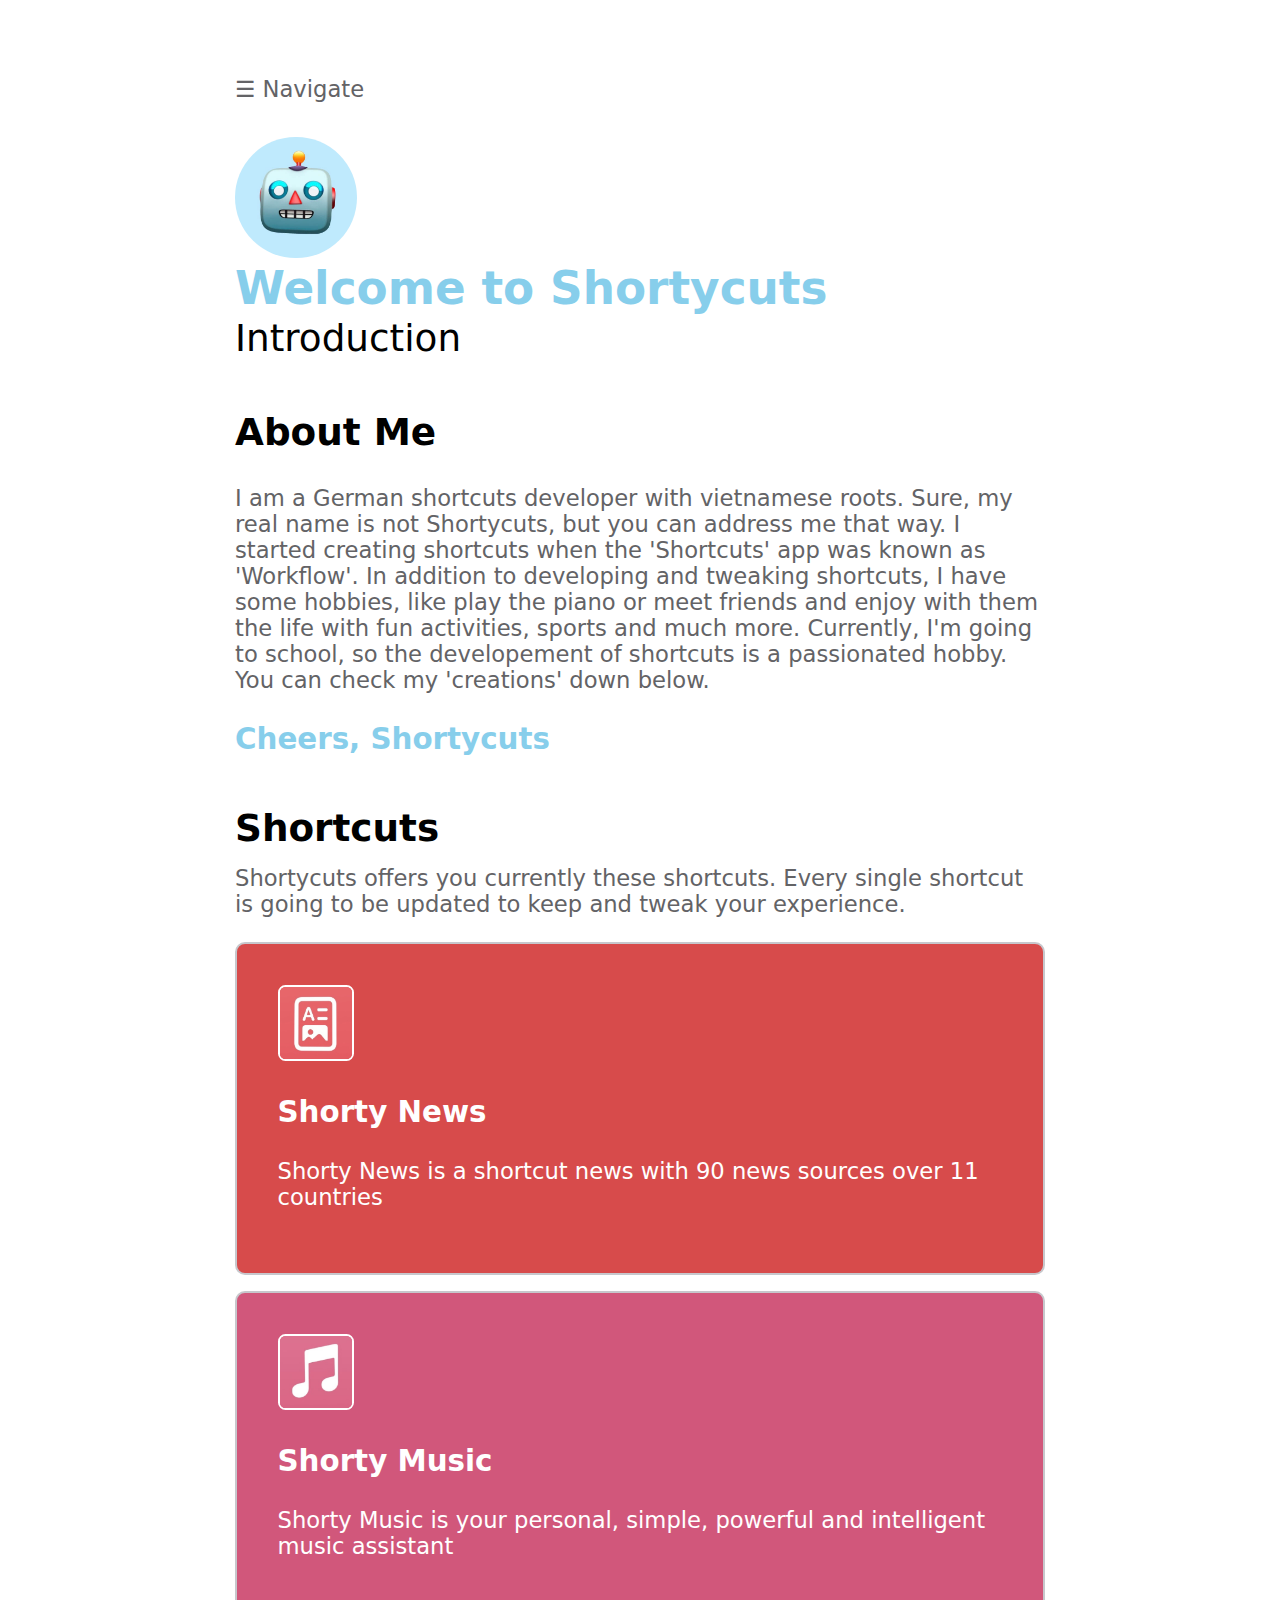
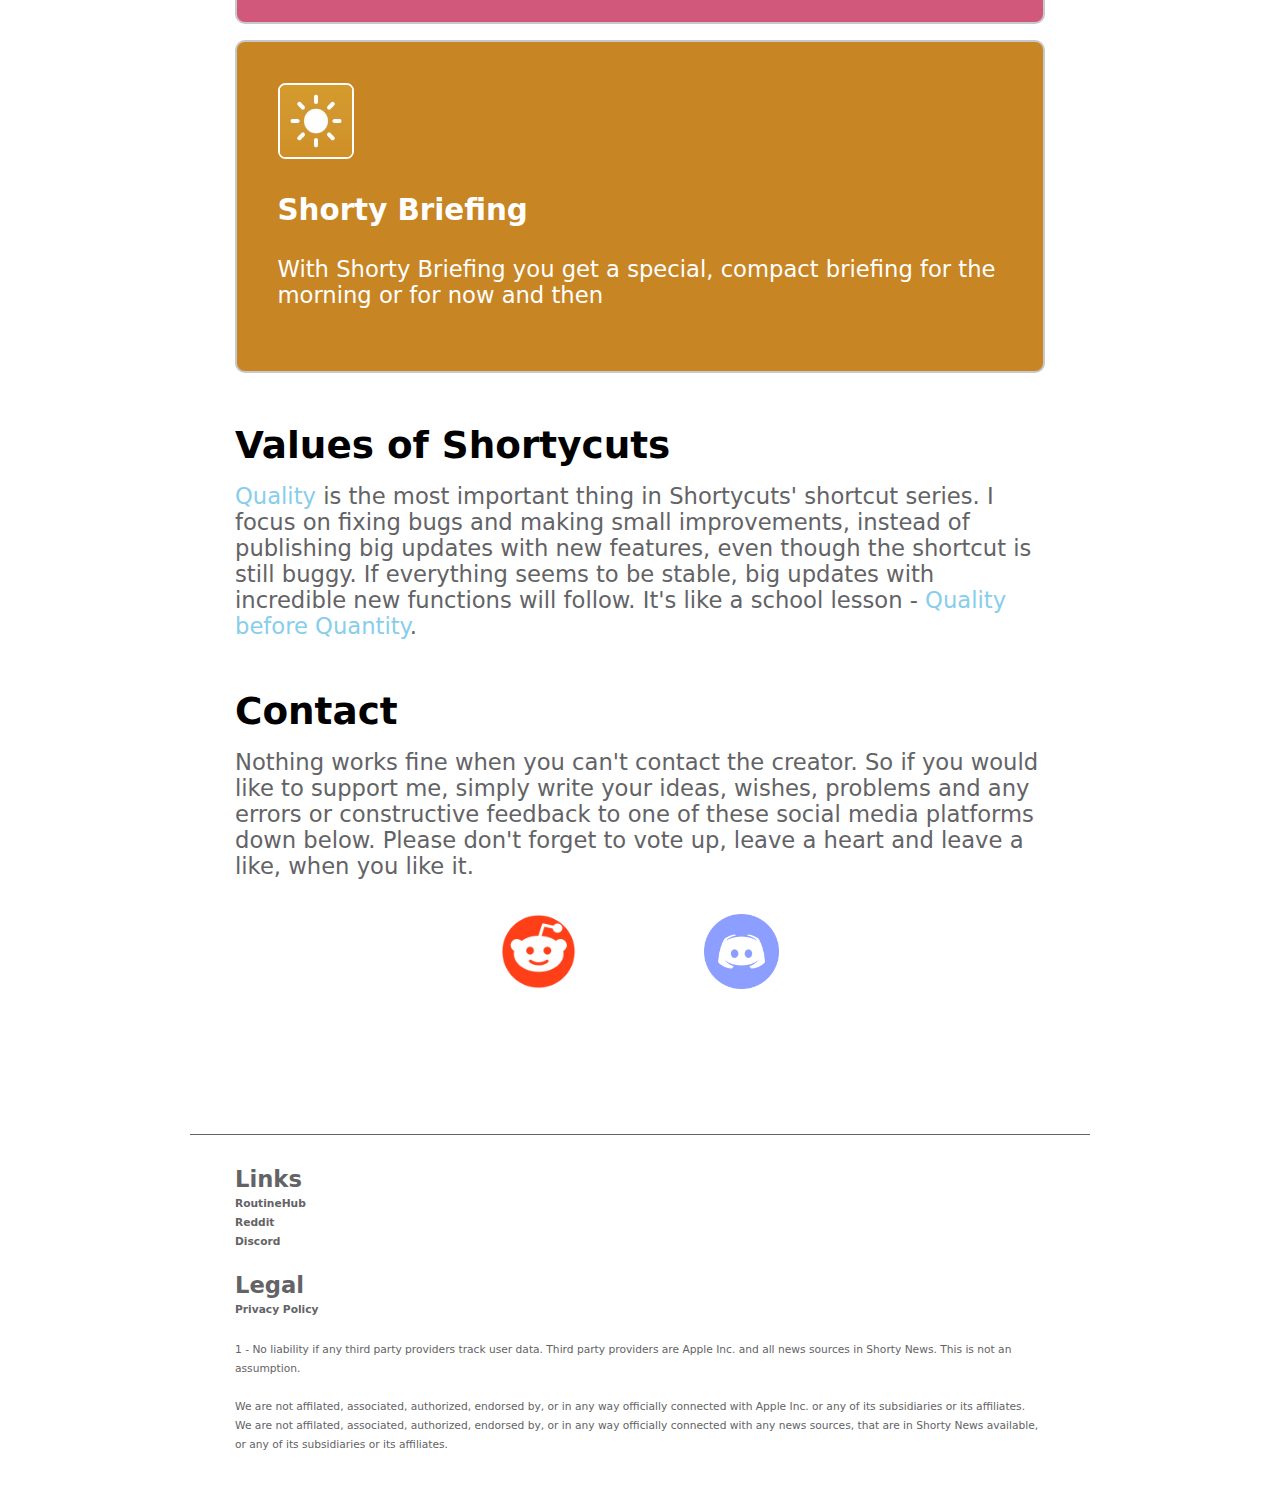
<file: index.html>
<!-- DO NOT COPY, MODIFY AND/OR USE THIS CODE WITHOUT PERMISSION! ©SHORTYCUTS -->
<!DOCTYPE HTML>
<html>
    <head>
        <!--meta-->
        <meta charset="utf-8"> 
        <meta name="viewport" content="width=device-width, initial-scale=1.0, user-scalable=no">
        <meta name="apple-mobile-web-app-capable" content="yes">
        <meta name="apple-mobile-web-app-status-bar-style" content="black-translucent">
        <!--links-->
        <link rel="stylesheet" href="main.css">
        <title>Welcome to Shortycuts</title>
        <style>
            h1 {
                color: skyblue;
            }
            h2.homepagetext {
                font-weight: 200;
                font-size: 35px;
            }
        </style>
    </head> 
    <body>
        <main>
            <!--Navigation bar-->
            <div id="mySidenav" class="sidenav">
                <table>
                    <tr>
                        <td><p style="position: absolute; top:0; font-size: 20px; padding-left: 3%">Shortycuts</p></td>
                        <td><a href="javascript:void(0)" class="closebtn" onclick="closeNav()">&times;</a></td>
                    </tr>
                </table>
                <a href="index.html">Homepage</a>
                <a href="shortcuts.html">Shortcuts</a>
            </div>
            <span onclick="openNav()"><p class="navigate">&#9776; Navigate</p></span>

            <!--Site content-->

            <!--Welcome to Shortycuts-->
            <div class="mediumlargeSpace">
                <img src="Images/main/shortycuts.jpg" style="border-radius: 100%; width: 15%">
                <h1 style="margin-top: 0%">Welcome to Shortycuts</h1>
                <h2 id="h2" class="headline">Introduction</h2>    
                
                <h2 class="function largeSpace">About Me</h2>
                <p>I am a German shortcuts developer with vietnamese roots. Sure, my real name is not Shortycuts, but you can address me that way. I started creating shortcuts when the 'Shortcuts' app was known as 'Workflow'. In addition to developing and tweaking shortcuts, I have some hobbies, like play the piano or meet friends and enjoy with them the life with fun activities, sports and much more. Currently, I'm going to school, so the developement of shortcuts is a passionated hobby. You can check my 'creations' down below.</p>
                <h3><skybluemarked>Cheers, Shortycuts</skybluemarked></h3>    
            </div>

            <!--Shortcuts-->
            <div class="largeSpace">
                <h2 class="functions">Shortcuts</h2>
                <p>Shortycuts offers you currently these shortcuts. Every single shortcut is going to be updated to keep and tweak your experience.</p>

                <div class="mediumSpace">
                    <a href="shortynews.html">
                        <div class="shortcuts-card" style="background-color: rgba(215,75,75,1)">
                            <img src="Images/shortcuts/shortynews.jpg" class="shortcuts">
                            <h3 style="color: white">Shorty News</h3>
                            <p style="color: white">Shorty News is a shortcut news with 90 news sources over 11 countries</p>
                        </div>
                    </a>
                    <a href="shortymusic.html">
                        <div class="shortcuts-card" style="background-color: rgba(209,87,123,1)">
                            <img src="Images/shortcuts/shortymusic.jpg" class="shortcuts">
                            <h3 style="color: white">Shorty Music</h3>
                            <p style="color: white">Shorty Music is your personal, simple, powerful and intelligent music assistant</p>
                        </div>
                    </a>  
                    <a href="shortybriefing.html">
                        <div class="shortcuts-card" style="background-color: rgba(199,133,36,1)">
                            <img src="Images/shortcuts/shortybriefing.jpg" class="shortcuts">
                            <h3 style="color: white">Shorty Briefing</h3>
                            <p style="color: white">With Shorty Briefing you get a special, compact briefing for the morning or for now and then</p>
                        </div>
                    </a>
                </div>
            </div>

            <!--Values of Shortycuts-->   
            <div>
                <h2 class="functions largeSpace">Values of Shortycuts</h2> 
                <p><skybluemarked>Quality</skybluemarked> is the most important thing in Shortycuts' shortcut series. I focus on fixing bugs and making small improvements, instead of publishing big updates with new features, even though the shortcut is still buggy. If everything seems to be stable, big updates with incredible new functions will follow. It's like a school lesson - <skybluemarked>Quality before Quantity</skybluemarked>.</p>
            </div>

            <!--Contact-->
            <div class="largeSpace">
                <h2 class="functions">Contact</h2>
                <p>Nothing works fine when you can't contact the creator. So if you would like to support me, simply write your ideas, wishes, problems and any errors or constructive feedback to one of these social media platforms down below. Please don't forget to vote up, leave a heart and leave a like, when you like it.</p>
                <div class="row mediumlargeSpace">
                    <div class="column-25"></div>
                    <div class="column-25">
                        <a href="https://www.reddit.com/user/Shortycuts">
                            <img class="contact hover-animation" src="Images/banners/reddit.PNG">
                        </a>
                    </div>
                    <div class="column-25">
                        <a href="https://discordapp.com/invite/QdNjNee">
                            <img class="contact hover-animation" src="Images/banners/discord.PNG">
                        </a>
                    </div>
                    <div class="column-25"></div>
                </div>
            </div>
            <script>
                function openNav() {
                    document.getElementById("mySidenav").style.width = "100%";
                }
                function closeNav() { document.getElementById("mySidenav").style.width = "0";
                }
            </script>
        </main>
        
        <footer>
            <h4>
                <p style="margin-bottom: 0%">Links</p>
                <a class="footer" href="https://routinehub.co/user/Shortycuts">RoutineHub</a><br>
                <a class="footer" href="https://www.reddit.com/user/Shortycuts">Reddit</a><br>
                <a class="footer" href="https://discordapp.com/invite/QdNjNee">Discord</a>
            </h4>
            <h4>
                <p style="margin-bottom: 0%">Legal</p>
                <a class="footer"  href="privacypolicy.html">Privacy Policy</a><br>
            </h4>
            <p2>1 - No liability if any third party providers track user data. Third party providers are Apple Inc. and all news sources in Shorty News. This is not an assumption.<br><br></p2>
            <p2>We are not affilated, associated, authorized, endorsed by, or in any way officially connected with Apple Inc. or any of its subsidiaries or its affiliates. <br>We are not affilated, associated, authorized, endorsed by, or in any way officially connected with any news sources, that are in Shorty News available, or any of its subsidiaries or its affiliates.</p2>
        </footer>
    </body>
</html>
</file>
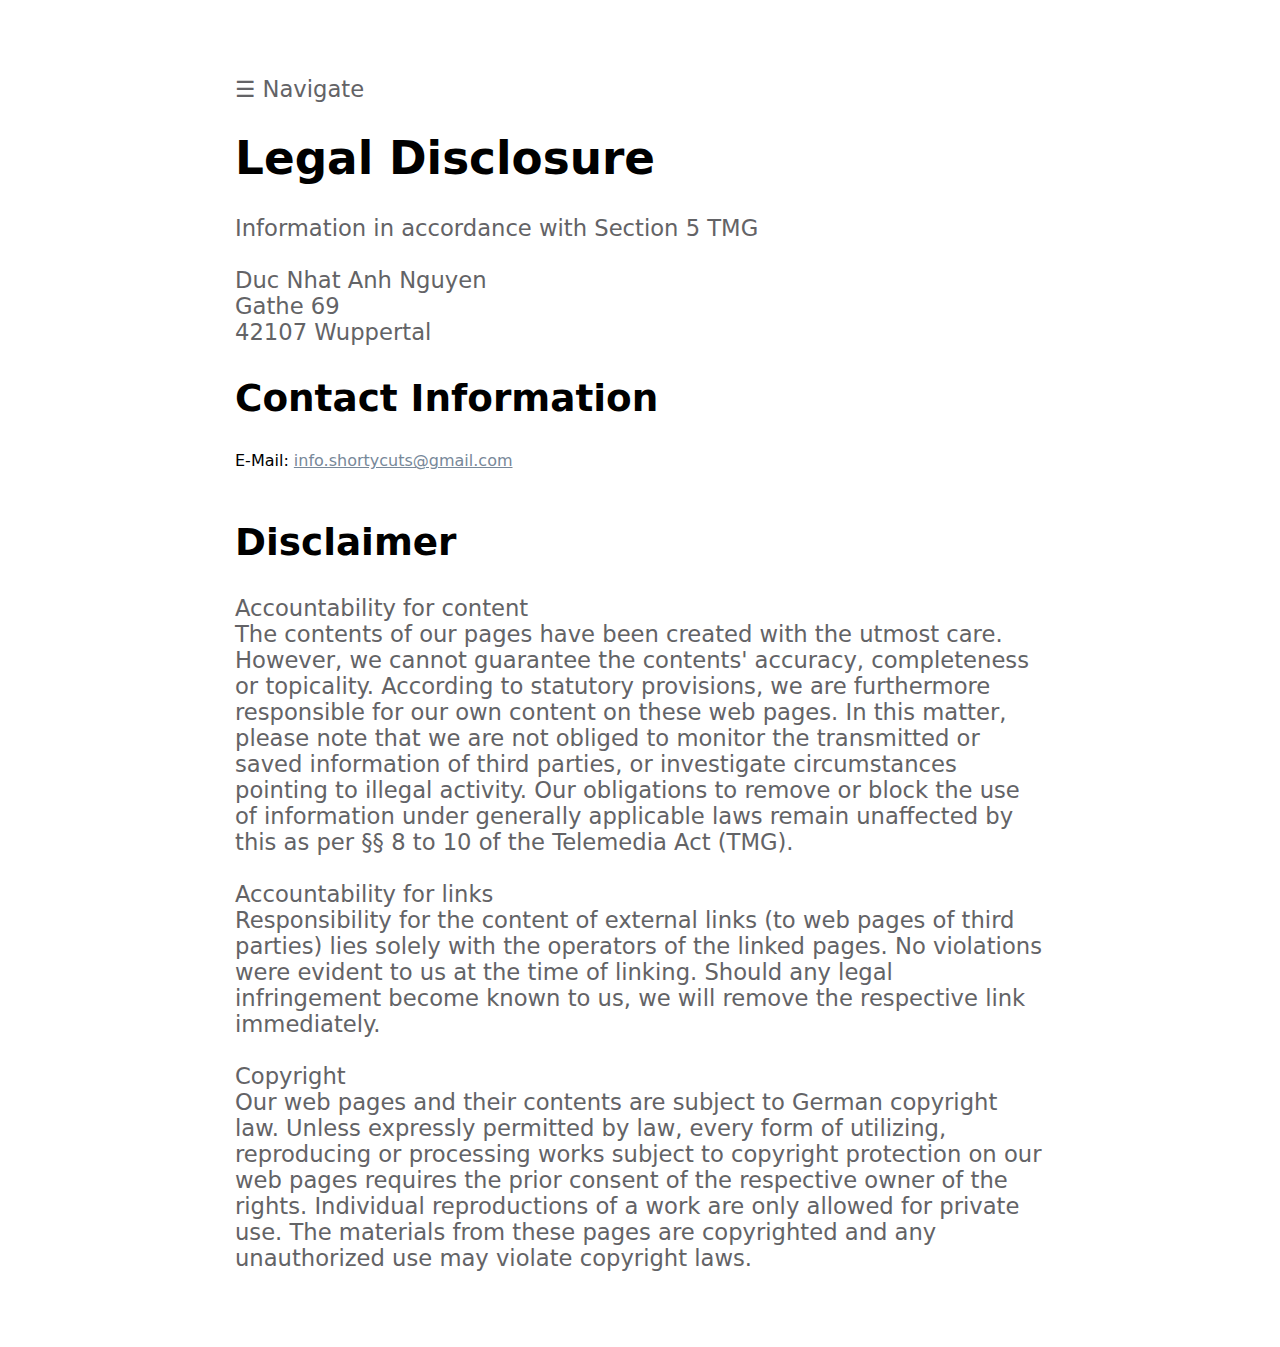
<file: legaldisclosure.html>
<!-- DO NOT COPY, MODIFY AND/OR USE THIS CODE WITHOUT PERMISSION! ©SHORTYCUTS -->
<html>
    <head>
        <!--meta-->
        <meta charset="utf-8">
        <meta name="viewport" content="width=device-width, initial-scale=1.0, user-scalable=no">
        <meta name="apple-mobile-web-app-capable" content="yes">
        <meta name="apple-mobile-web-app-status-bar-style" content="black-translucent">
        <!--links-->
        <link rel="stylesheet" href="main.css">

        <title>Legal Disclosure</title>
        
        <style>
            a{
                color: lightslategray;
                text-decoration: underline;
            }
            
            a:hover{
                color: whitesmoke;
            }
        </style>
    </head>
    <body>
        <main>
            <!--Navigation bar-->
            <div id="mySidenav" class="sidenav">
                <table>
                    <tr>
                        <td><p style="position: absolute; top:0; font-size: 20px; padding-left: 3%">Shortycuts</p></td>
                        <td><a href="javascript:void(0)" class="closebtn" onclick="closeNav()">&times;</a></td>
                    </tr>
                </table>
                <a href="index.html">Homepage</a>
                <a href="shortcuts.html">Shortcuts</a>
            </div>
            <span onclick="openNav()"><p class="navigate">&#9776; Navigate</p></span>
        
            <h1>Legal Disclosure</h1>
            <p>Information in accordance with Section 5 TMG
                <br><br>Duc Nhat Anh Nguyen<br>Gathe 69<br>42107 Wuppertal<br></p>
            <h2>Contact Information</h2>
            E-Mail: <a href="mailto:info.shortycuts@gmail.com">info.shortycuts@gmail.com</a><br><br>
            <h2>Disclaimer</h2>
            <p>Accountability for content<br>
            The contents of our pages have been created with the utmost care. However, we cannot guarantee the contents'
            accuracy, completeness or topicality. According to statutory provisions, we are furthermore responsible for 
            our own content on these web pages. In this matter, please note that we are not obliged to monitor 
            the transmitted or saved information of third parties, or investigate circumstances pointing to illegal activity. 
            Our obligations to remove or block the use of information under generally applicable laws remain unaffected by this as per 
            §§ 8 to 10 of the Telemedia Act (TMG).

            <br><br>Accountability for links<br>
            Responsibility for the content of 
            external links (to web pages of third parties) lies solely with the operators of the linked pages. No violations were 
            evident to us at the time of linking. Should any legal infringement become known to us, we will remove the respective 
            link immediately.<br><br>Copyright<br> Our web pages and their contents are subject to German copyright law. Unless 
            expressly permitted by law, every form of utilizing, reproducing or processing 
            works subject to copyright protection on our web pages requires the prior consent of the respective owner of the rights. 
            Individual reproductions of a work are only allowed for private use. 
                The materials from these pages are copyrighted and any unauthorized use may violate copyright laws.</p>
        </main>
        
        <script>
            function openNav() {
                document.getElementById("mySidenav").style.width = "100%";
            }

            function closeNav() {
                document.getElementById("mySidenav").style.width = "0";
            }
        </script>
    </body>
</html>
</file>
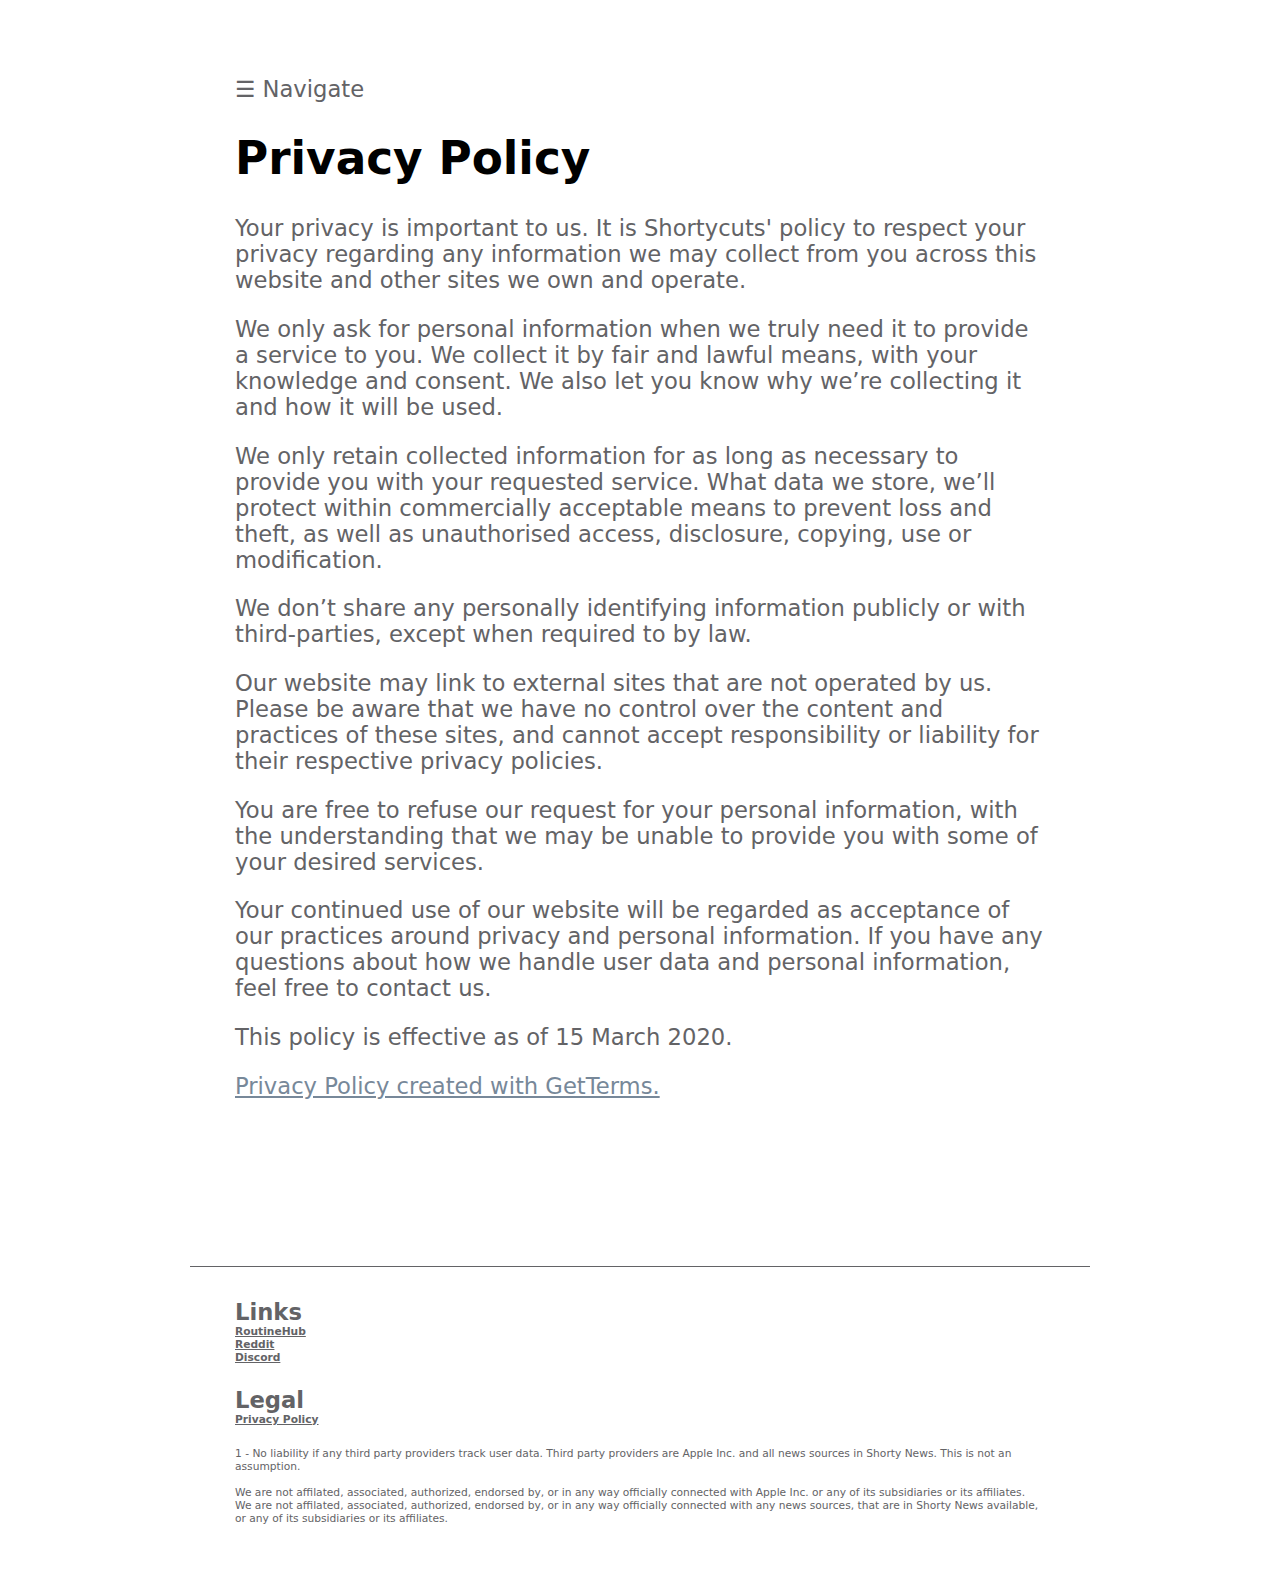
<file: privacypolicy.html>
<!-- DO NOT COPY, MODIFY AND/OR USE THIS CODE WITHOUT PERMISSION! ©SHORTYCUTS -->
<html>
    <head>
        <!--meta-->
        <meta charset="utf-8">
        <meta name="viewport" content="width=device-width, initial-scale=1.0, user-scalable=no">
        <meta name="apple-mobile-web-app-capable" content="yes">
        <meta name="apple-mobile-web-app-status-bar-style" content="black-translucent">
        <!--links-->
        <link rel="stylesheet" href="main.css">

        <title>Privacy Policy</title>
        
        <style>
            a{
                color: lightslategray;
                text-decoration: underline;
            }
            
            a:hover{
                color: whitesmoke;
            }
        </style>
    </head>
    <body>
        <main>
            <!--Navigation bar-->
            <div id="mySidenav" class="sidenav">
                <table>
                    <tr>
                        <td><p style="position: absolute; top:0; font-size: 20px; padding-left: 3%">Shortycuts</p></td>
                        <td><a href="javascript:void(0)" class="closebtn" onclick="closeNav()">&times;</a></td>
                    </tr>
                </table>
                <a href="index.html">Homepage</a>
                <a href="shortcuts.html">Shortcuts</a>
            </div>
            <span onclick="openNav()"><p class="navigate">&#9776; Navigate</p></span>

        
            <h1>Privacy Policy</h1>
            <p>Your privacy is important to us. It is Shortycuts' policy to respect your privacy regarding any information we may collect from you across this website and other sites we own and operate.</p>
            <p>We only ask for personal information when we truly need it to provide a service to you. We collect it by fair and lawful means, with your knowledge and consent. We also let you know why we’re collecting it and how it will be used.</p>
            <p>We only retain collected information for as long as necessary to provide you with your requested service. What data we store, we’ll protect within commercially acceptable means to prevent loss and theft, as well as unauthorised access, disclosure, copying, use or modification.</p>
            <p>We don’t share any personally identifying information publicly or with third-parties, except when required to by law.</p>
            <p>Our website may link to external sites that are not operated by us. Please be aware that we have no control over the content and practices of these sites, and cannot accept responsibility or liability for their respective privacy policies.</p>
            <p>You are free to refuse our request for your personal information, with the understanding that we may be unable to provide you with some of your desired services.</p>
            <p>Your continued use of our website will be regarded as acceptance of our practices around privacy and personal information. If you have any questions about how we handle user data and personal information, feel free to contact us.</p>
            <p>This policy is effective as of 15 March 2020.</p>
            <p><a href="https://getterms.io" title="Generate a free privacy policy">Privacy Policy created with GetTerms.</a></p>
        </main>
        
        <footer>
            <h4>
                <p style="margin-bottom: 0%">Links</p>
                <a class="footer" href="https://routinehub.co/user/Shortycuts">RoutineHub</a><br>
                <a class="footer"   href="https://www.reddit.com/user/Shortycuts">Reddit</a><br>
                <a class="footer" href="https://discordapp.com/invite/QdNjNee">Discord</a>
            </h4>
            <h4>
                <p style="margin-bottom: 0%">Legal</p>
                <a class="footer"  href="privacypolicy.html">Privacy Policy</a><br>
            </h4>
            <p2>1 - No liability if any third party providers track user data. Third party providers are Apple Inc. and all news sources in Shorty News. This is not an assumption.<br><br></p2>
            <p2>We are not affilated, associated, authorized, endorsed by, or in any way officially connected with Apple Inc. or any of its subsidiaries or its affiliates. <br>We are not affilated, associated, authorized, endorsed by, or in any way officially connected with any news sources, that are in Shorty News available, or any of its subsidiaries or its affiliates.</p2>
        </footer>
        
        <script>
            function openNav() {
                document.getElementById("mySidenav").style.width = "100%";
            }

            function closeNav() {
                document.getElementById("mySidenav").style.width = "0";
            }
        </script>
    </body>
</html>
</file>
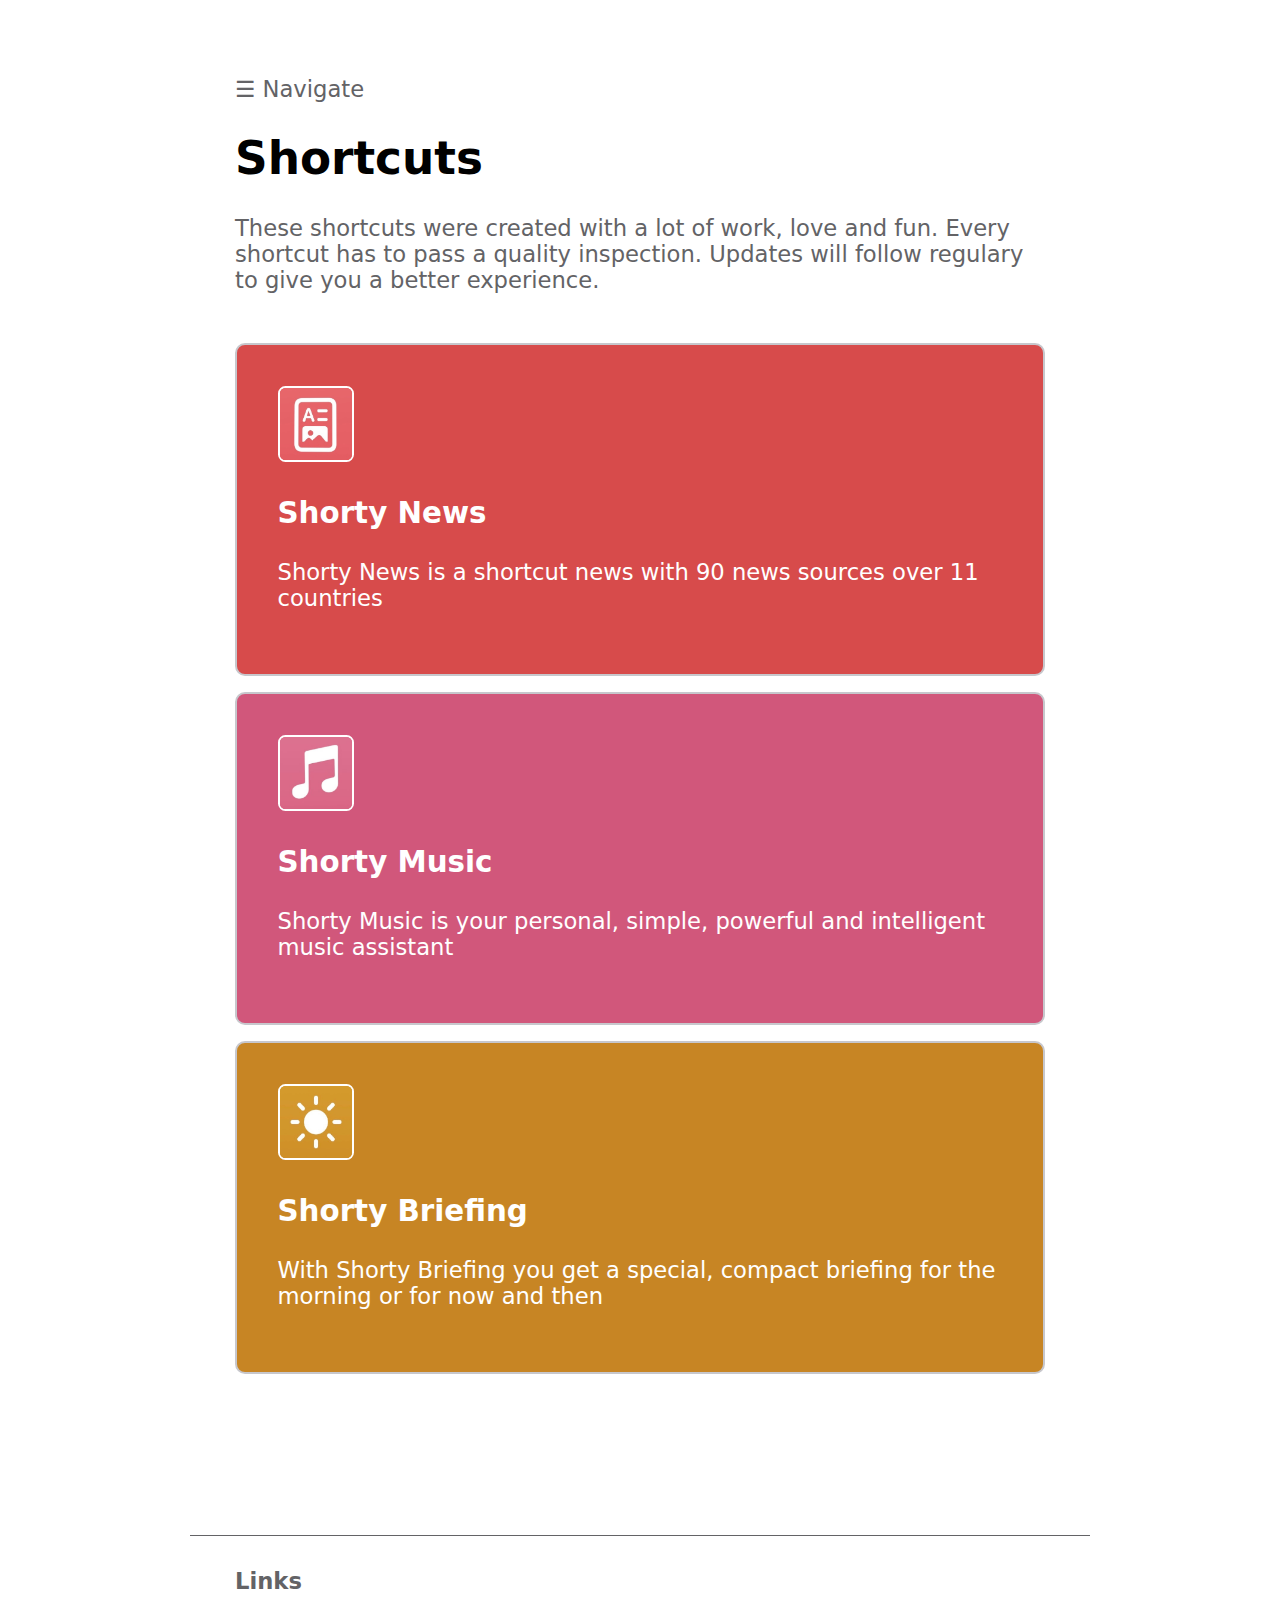
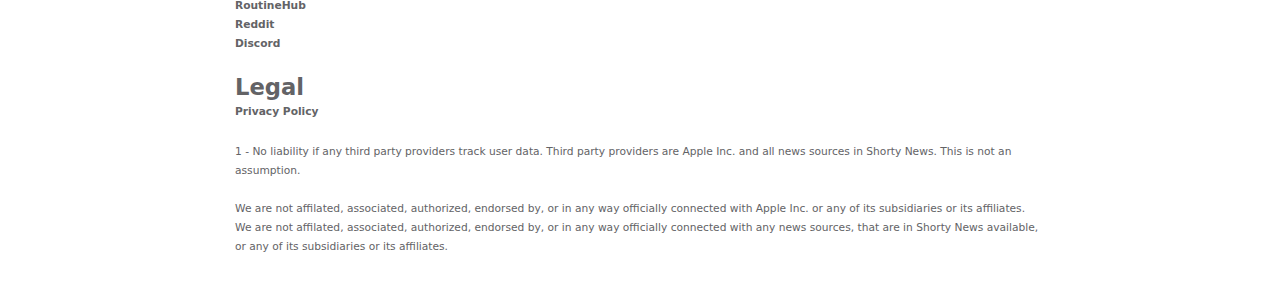
<file: shortcuts.html>
<!-- DO NOT COPY, MODIFY AND/OR USE THIS CODE WITHOUT PERMISSION! -->
<!-- DO NOT COPY, MODIFY AND/OR USE THIS CODE WITHOUT PERMISSION! ©SHORTYCUTS -->
<!DOCTYPE HTML>
<html>
    <head>
        <!--meta-->
        <meta charset="utf-8">
        <meta name="viewport" content="width=device-width, initial-scale=1.0, user-scalable=no">
        <meta name="apple-mobile-web-app-capable" content="yes">
        <meta name="apple-mobile-web-app-status-bar-style" content="black-translucent">
        <!--links-->
        <link rel="stylesheet" href="main.css">    
        <title>Shortcuts</title>
    </head>
    
    <body>
        <main>
            <!--Navigation bar-->
            <div id="mySidenav" class="sidenav">
                <table>
                    <tr>
                        <td><p style="position: absolute; top:0; font-size: 20px; padding-left: 3%">Shortycuts</p></td>
                        <td><a href="javascript:void(0)" class="closebtn" onclick="closeNav()">&times;</a></td>
                    </tr>
                </table>
                <a href="javascript:void(0)" class="closebtn" onclick="closeNav()">&times;</a>
                <a href="index.html">Homepage</a>
                <a href="shortcuts.html">Shortcuts</a>
            </div>
            <span onclick="openNav()">
                <p class="navigate">&#9776; Navigate</p>
            </span>

            <!--Site content-->
            <div>
                <h1>Shortcuts</h1>
                <p>These shortcuts were created with a lot of work, love and fun. Every shortcut has to pass a quality inspection. Updates will follow regulary to give you a better experience.</p>

               <div class="largeSpace">
                    <div class="mediumSpace">
                        <a href="shortynews.html">
                            <div class="shortcuts-card" style="background-color: rgba(215,75,75,1)">
                                <img src="Images/shortcuts/shortynews.jpg" class="shortcuts">
                                <h3 style="color: white">Shorty News</h3>
                                <p style="color: white">Shorty News is a shortcut news with 90 news sources over 11 countries</p>
                            </div>
                        </a>
                        <a href="shortymusic.html">
                            <div class="shortcuts-card" style="background-color: rgba(209,87,123,1)">
                                <img src="Images/shortcuts/shortymusic.jpg" class="shortcuts">
                                <h3 style="color: white">Shorty Music</h3>
                                <p style="color: white">Shorty Music is your personal, simple, powerful and intelligent music assistant</p>
                            </div>
                        </a>  
                        <a href="shortybriefing.html">
                            <div class="shortcuts-card" style="background-color: rgba(199,133,36,1)">
                                <img src="Images/shortcuts/shortybriefing.jpg" class="shortcuts">
                                <h3 style="color: white">Shorty Briefing</h3>
                                <p style="color: white">With Shorty Briefing you get a special, compact briefing for the morning or for now and then</p>
                            </div>
                        </a>
                    </div>
                </div>
            </div>

            <script>
                function openNav() {
                    document.getElementById("mySidenav").style.width = "100%";
                }

                function closeNav() {
                    document.getElementById("mySidenav").style.width = "0";
                }
            </script>
        </main>
        
        <footer>
            <h4>
                <p style="margin-bottom: 0%">Links</p>
                <a class="footer" href="https://routinehub.co/user/Shortycuts">RoutineHub</a><br>
                <a class="footer"   href="https://www.reddit.com/user/Shortycuts">Reddit</a><br>
                <a class="footer" href="https://discordapp.com/invite/QdNjNee">Discord</a>
            </h4>
            <h4>
                <p style="margin-bottom: 0%">Legal</p>
                <a class="footer"  href="privacypolicy.html">Privacy Policy</a><br>
            </h4>
            <p2>1 - No liability if any third party providers track user data. Third party providers are Apple Inc. and all news sources in Shorty News. This is not an assumption.<br><br></p2>
            <p2>We are not affilated, associated, authorized, endorsed by, or in any way officially connected with Apple Inc. or any of its subsidiaries or its affiliates. <br>We are not affilated, associated, authorized, endorsed by, or in any way officially connected with any news sources, that are in Shorty News available, or any of its subsidiaries or its affiliates.</p2>
        </footer>
    </body>
</html>
</file>
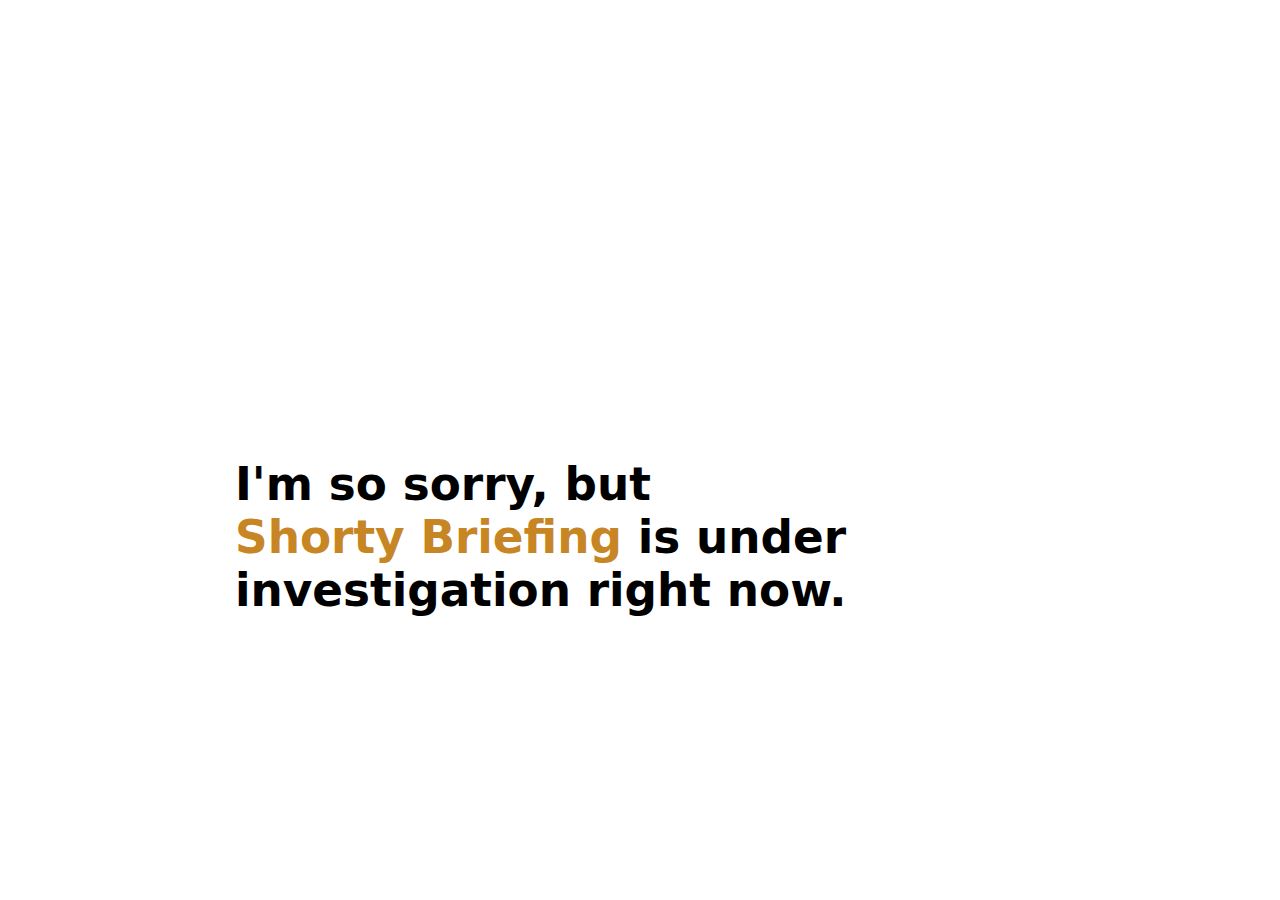
<file: shortybriefing.html>
<!-- DO NOT COPY, MODIFY AND/OR USE THIS CODE WITHOUT PERMISSION! ©SHORTYCUTS -->
<!DOCTYPE html>

<html>
    <head>
        <script src="https://ajax.googleapis.com/ajax/libs/jquery/3.4.1/jquery.min.js"></script>
        
        <!--meta-->
        <meta charset="utf-8">
        <meta name="viewport" content="width=device-width, initial-scale=1.0, user-scalable=no">
        <meta name="apple-mobile-web-app-capable" content="yes">
        <meta name="apple-mobile-web-app-status-bar-style" content="black-translucent">
        
        <!--links-->
        <link rel="stylesheet" href="main.css">
        <title>Shorty Briefing</title>
    </head>
    <body>
        <main>
            <div style="margin-top: 50%">
                <h1>I'm so sorry, but <br><yellowmarked>Shorty Briefing</yellowmarked> is under investigation right now.</h1>
            </div>
        </main>
    </body>
</html>
</file>
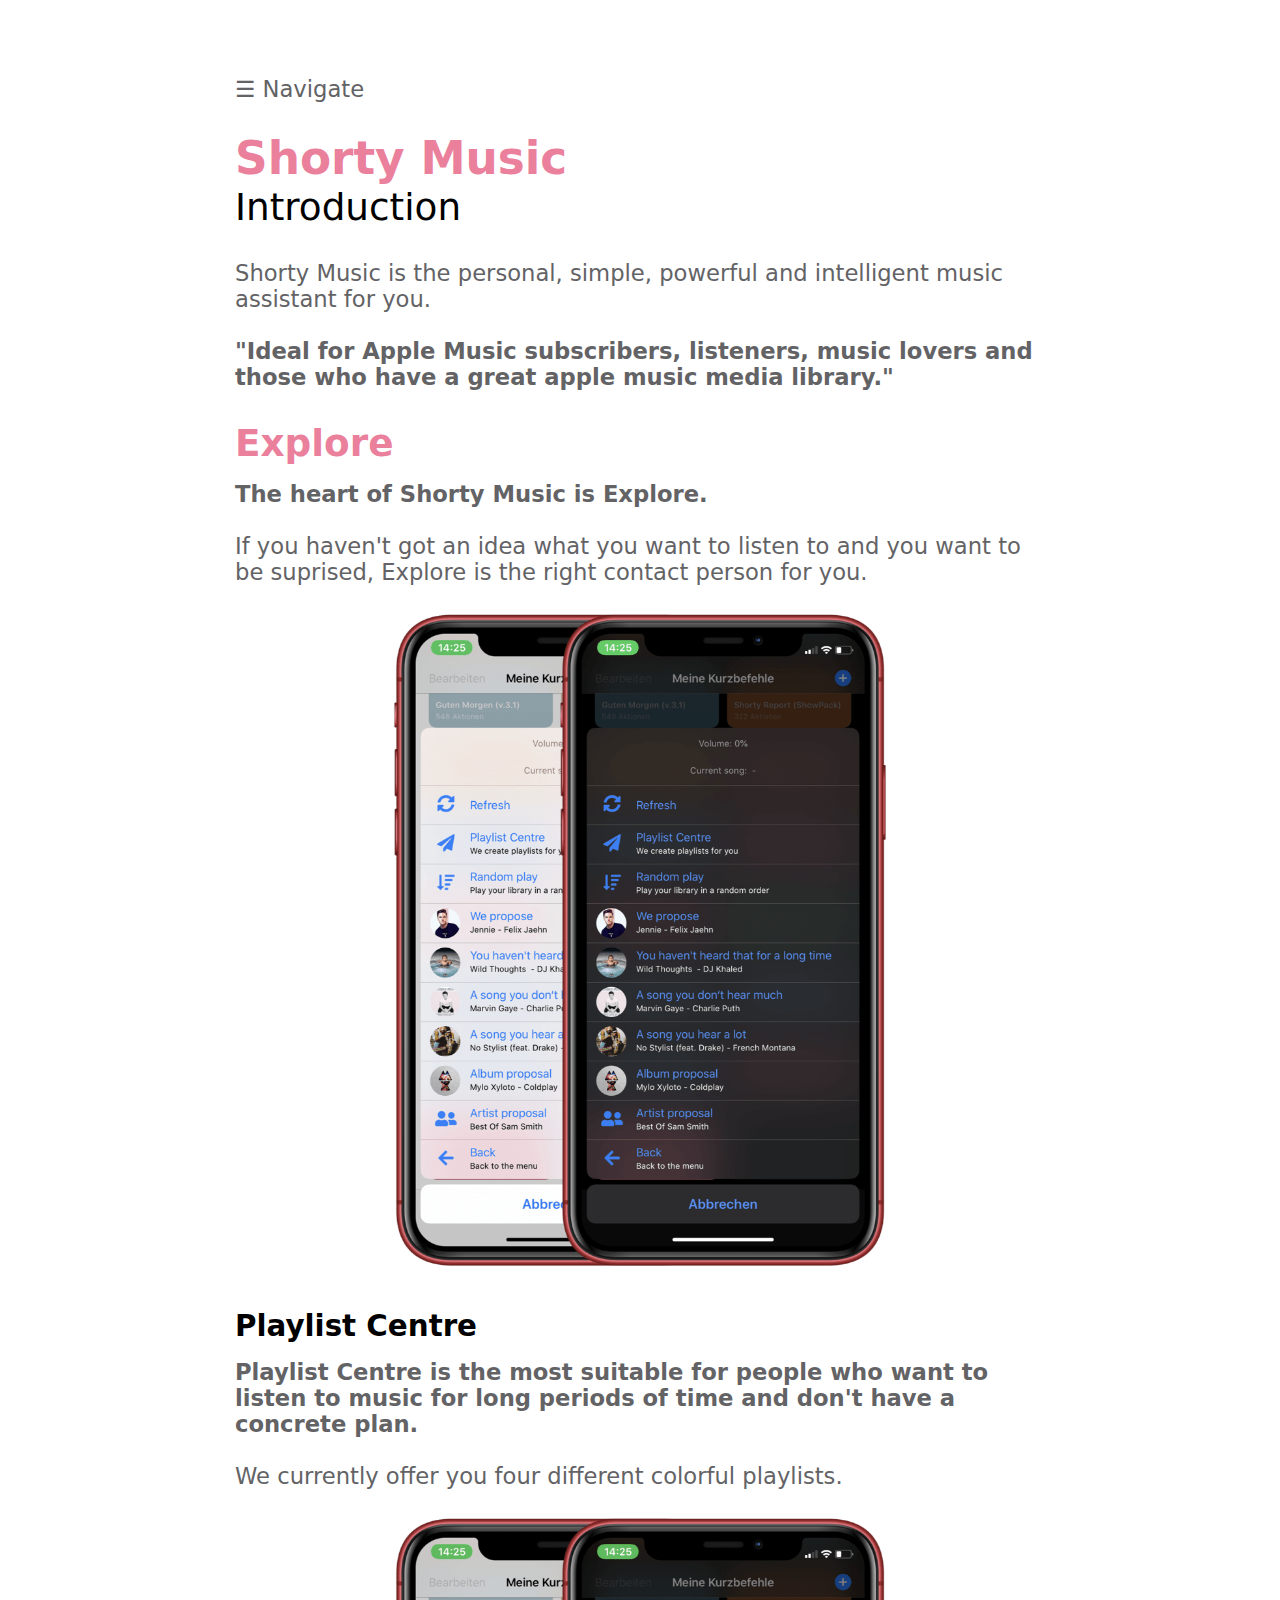
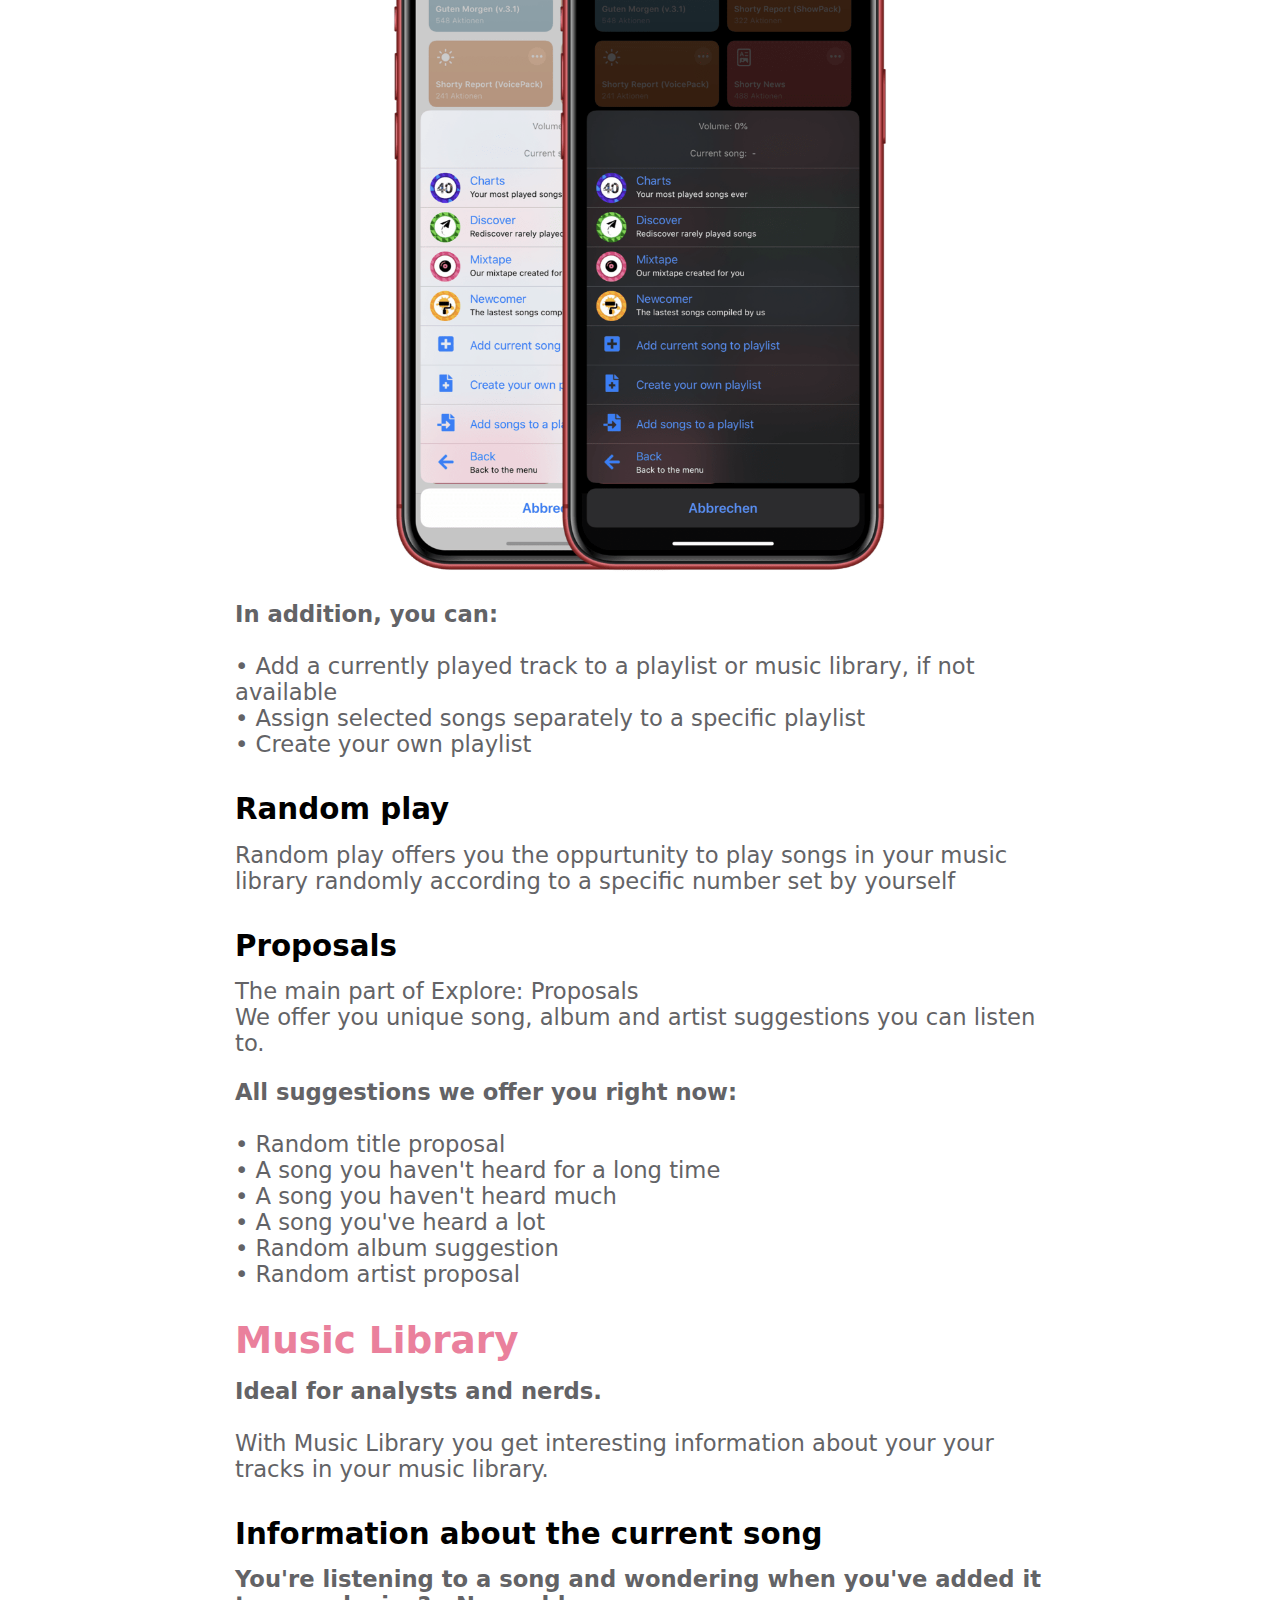
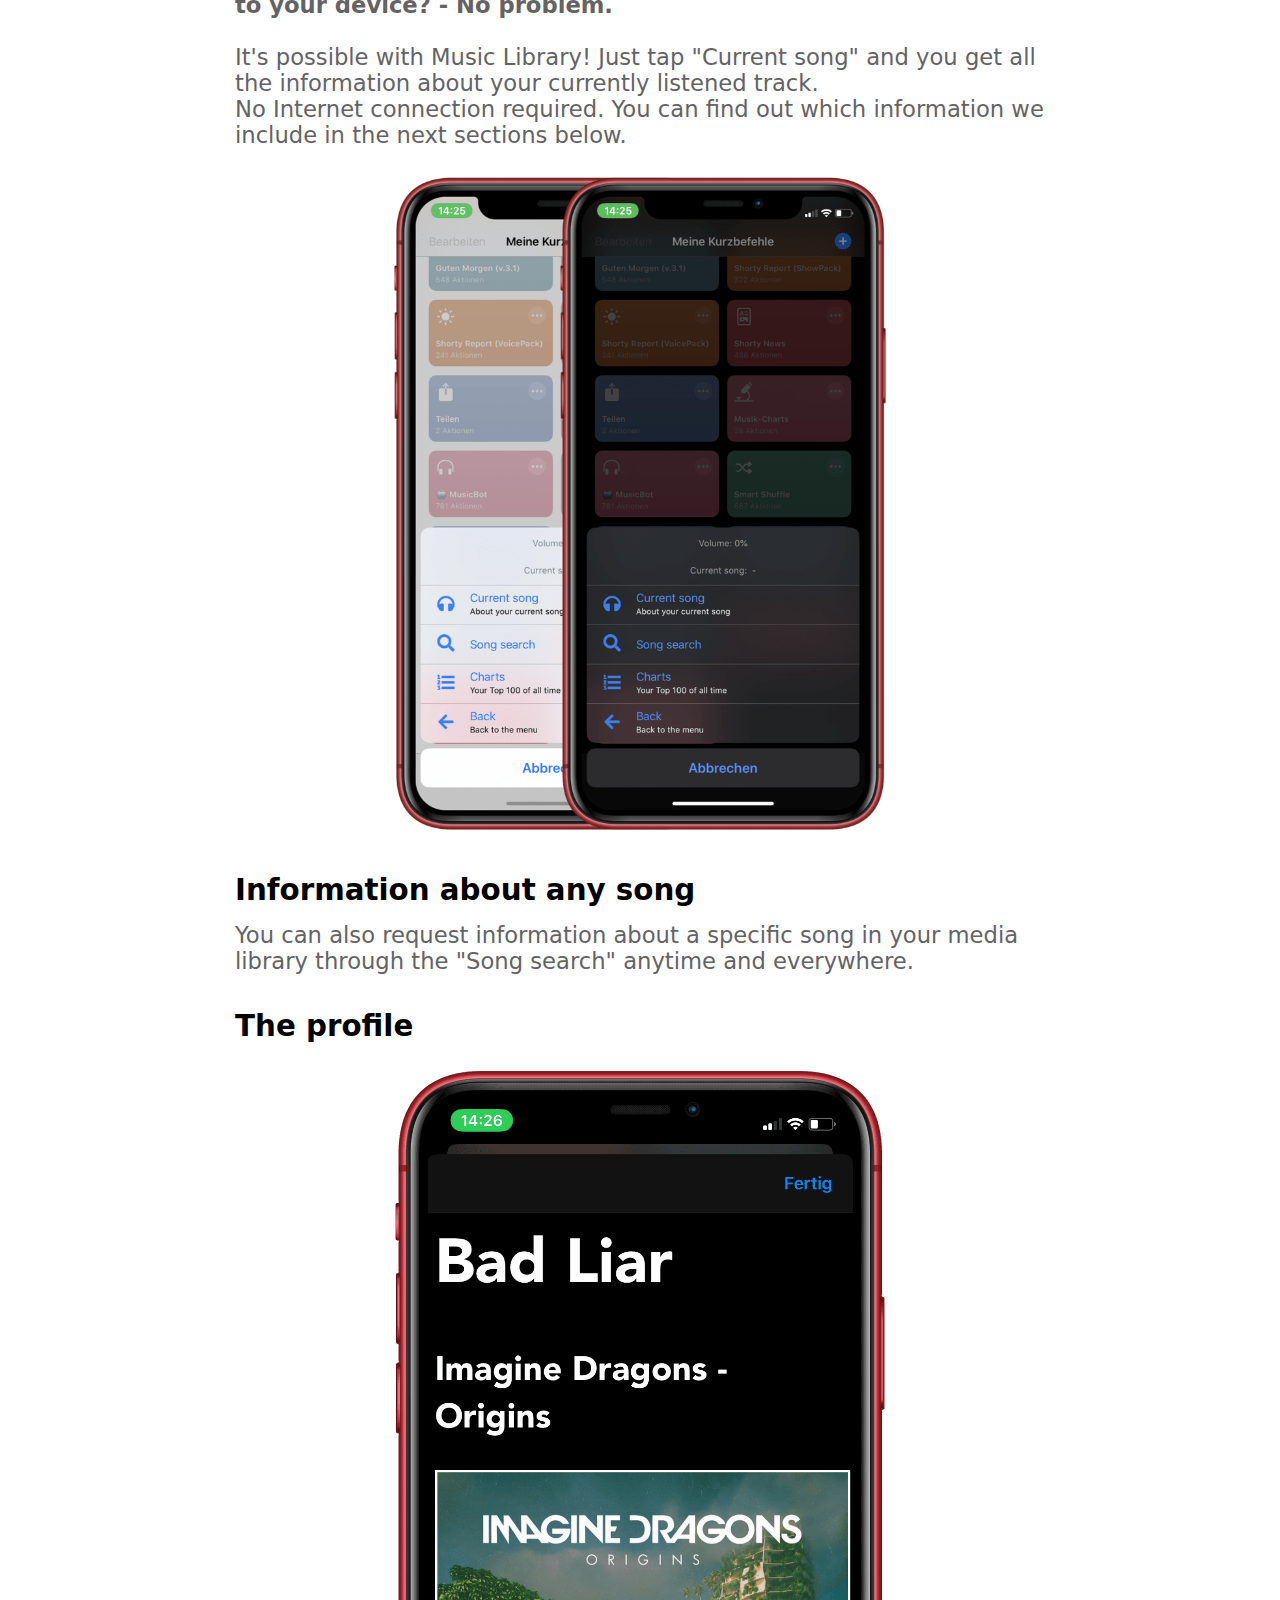
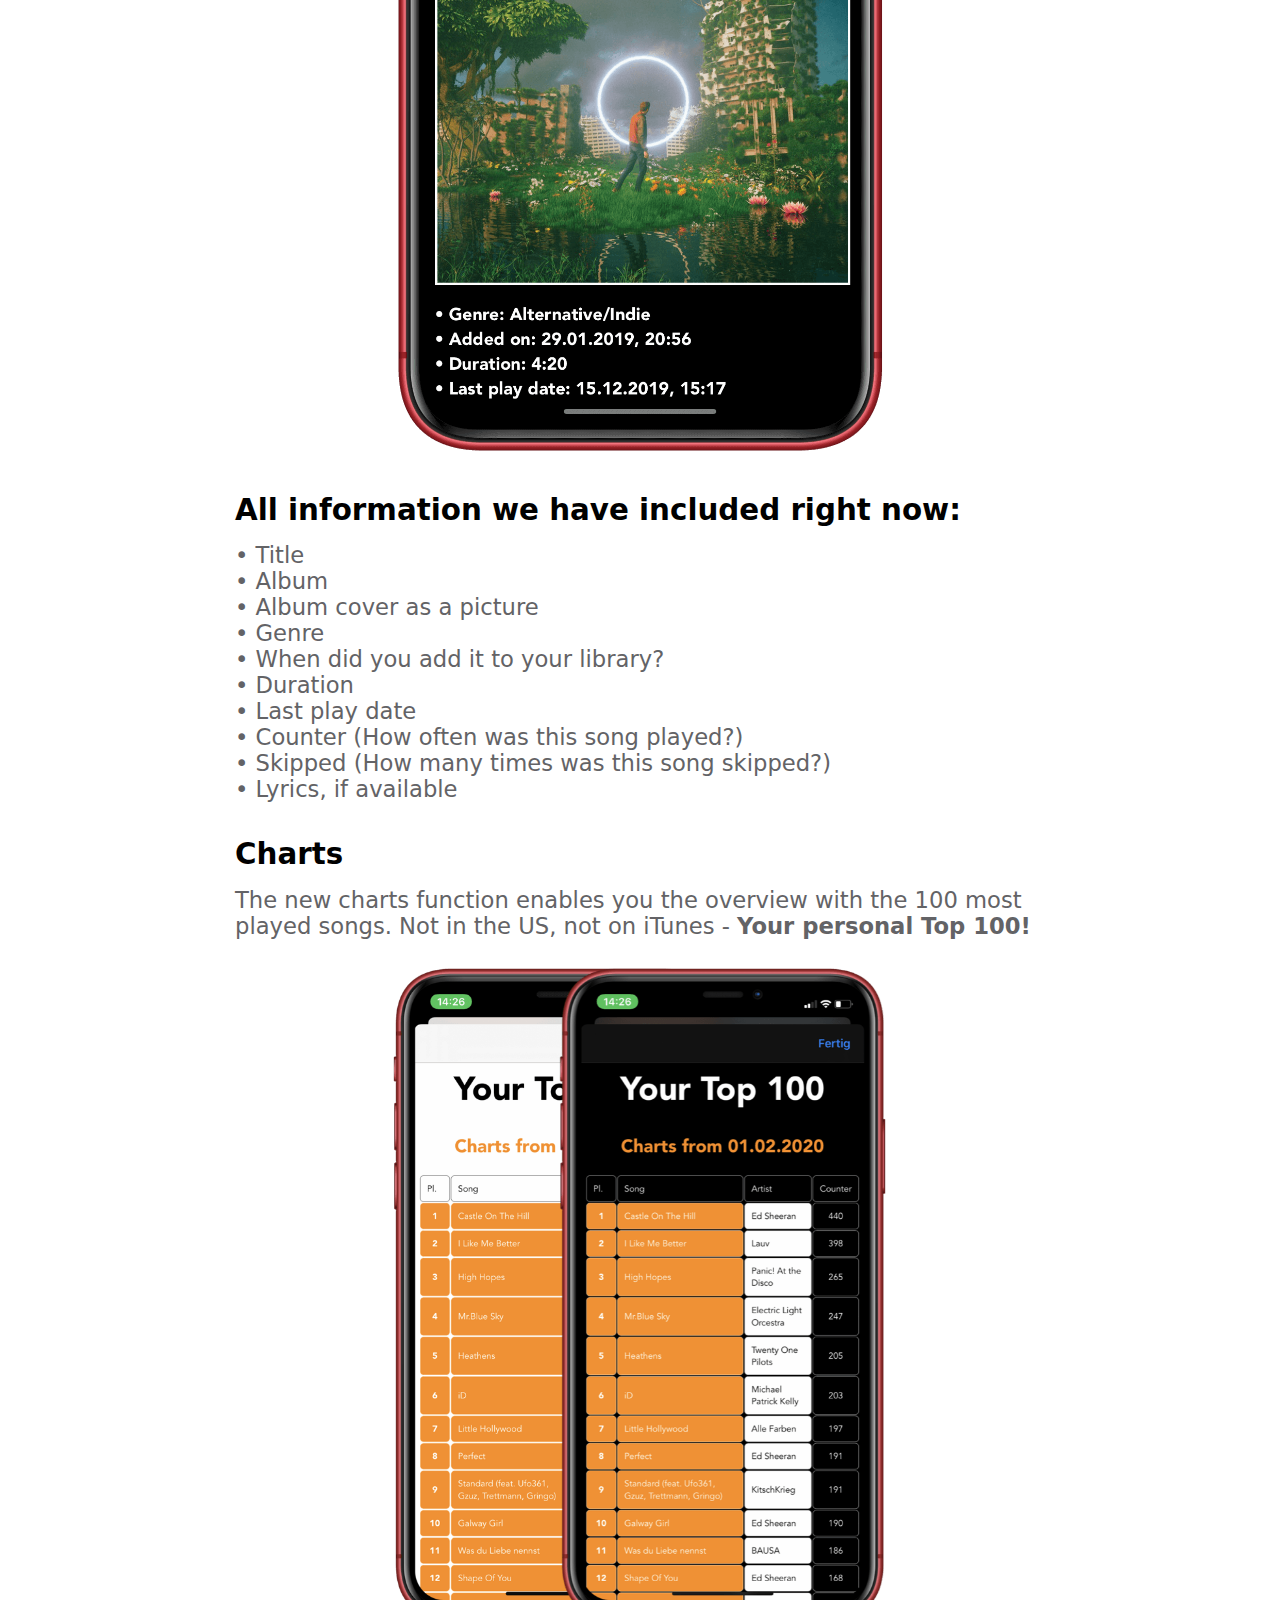
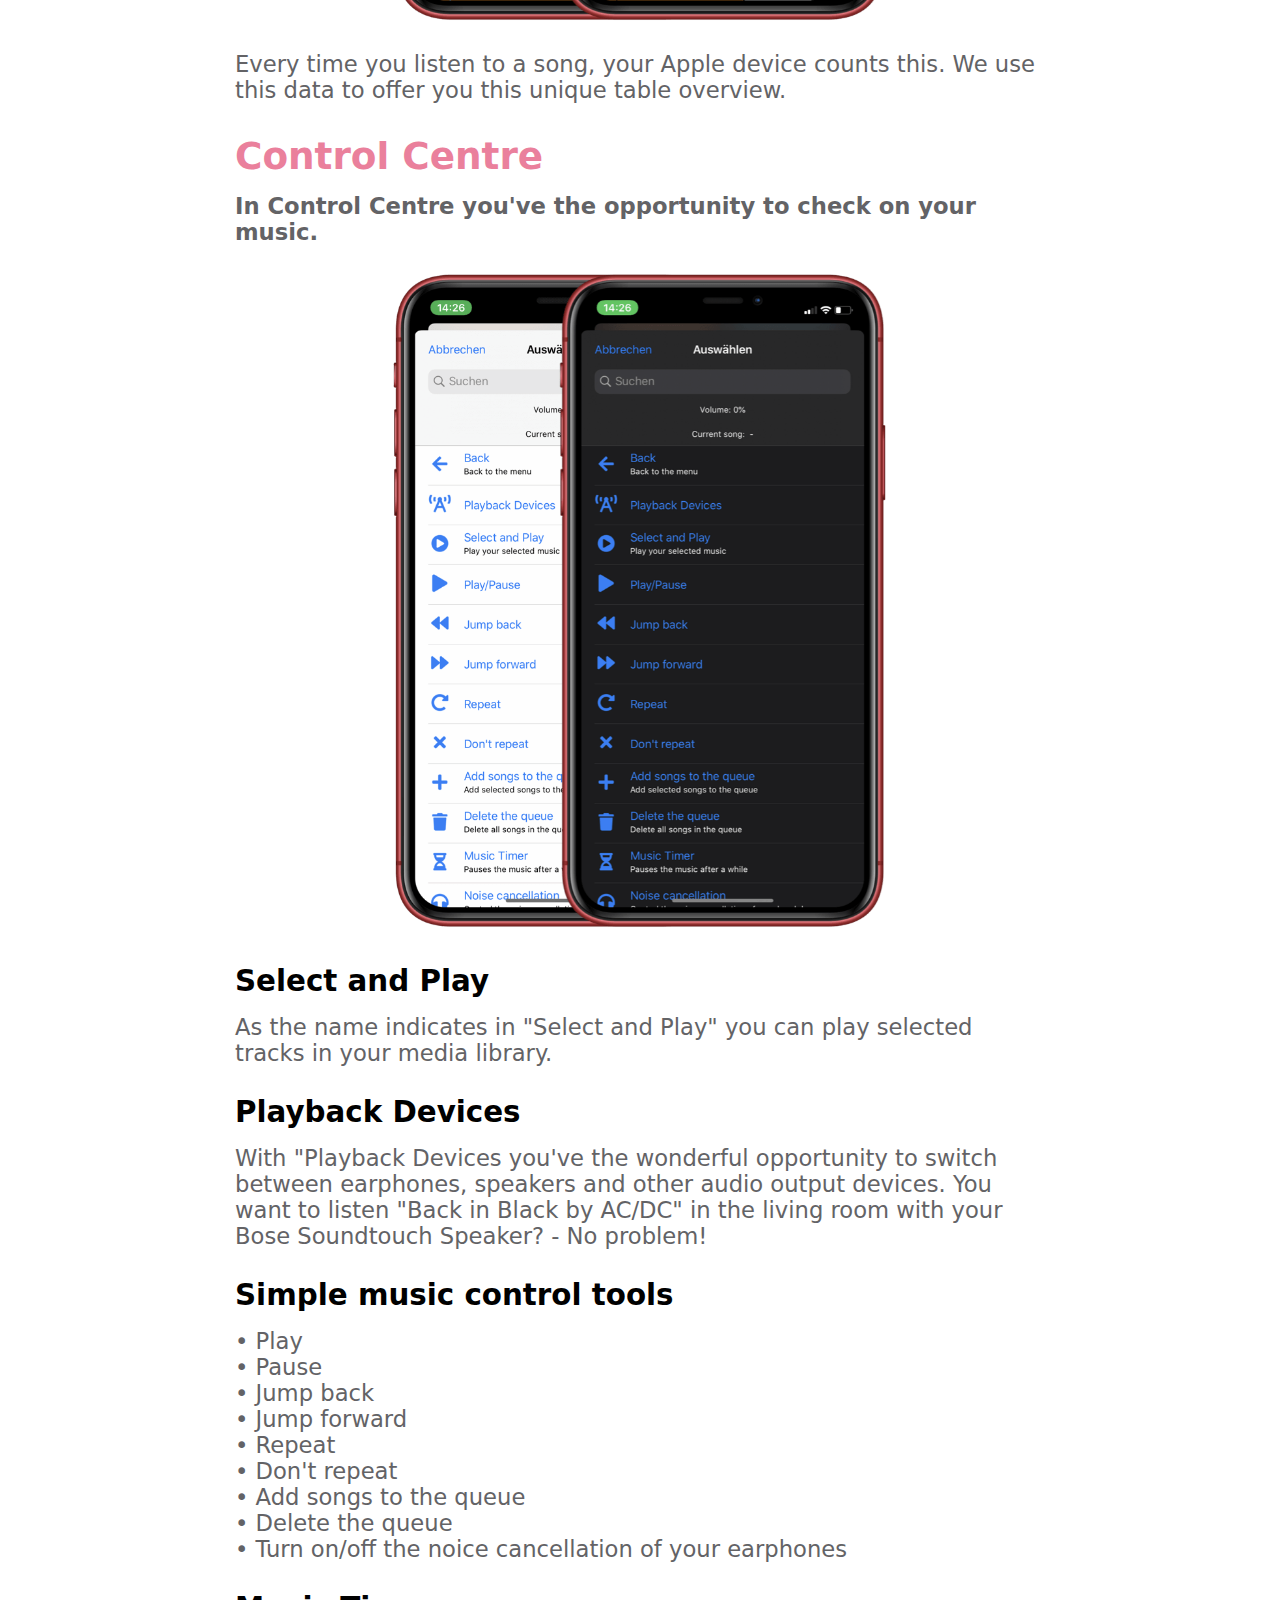
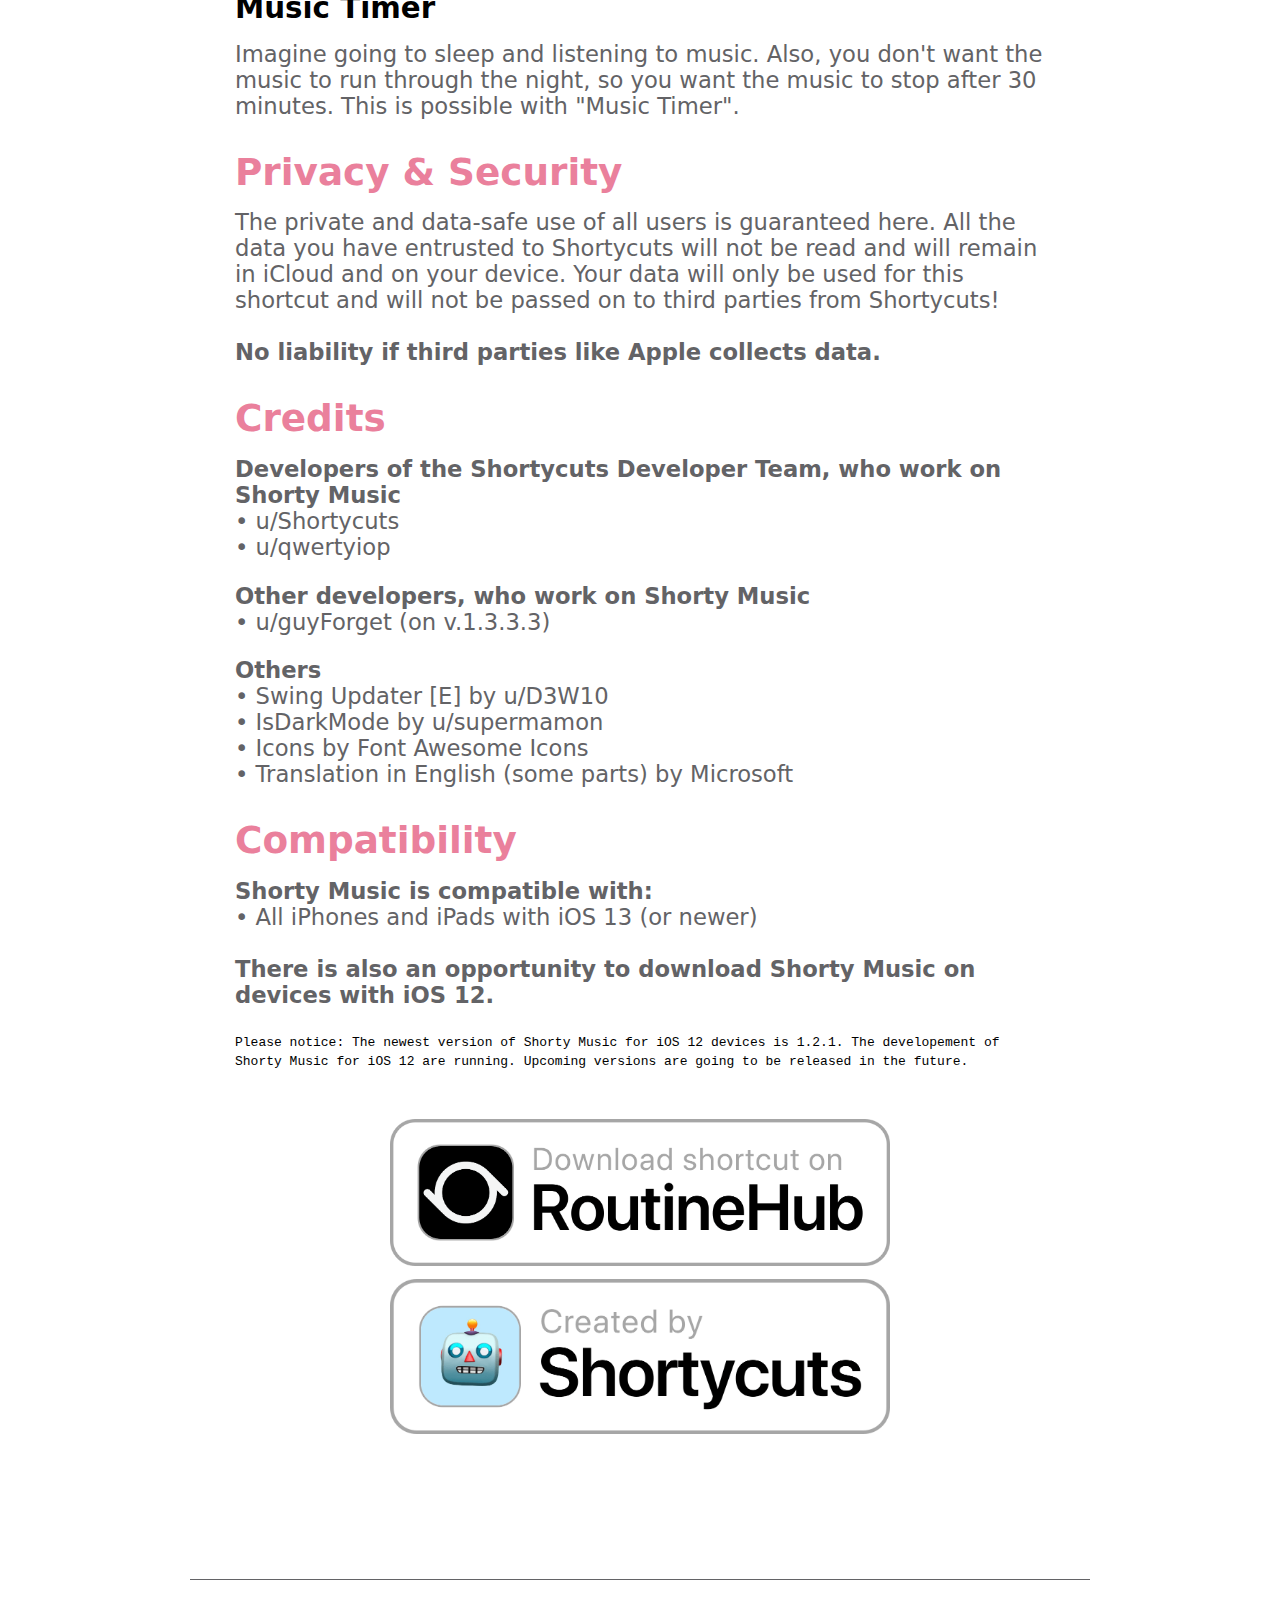
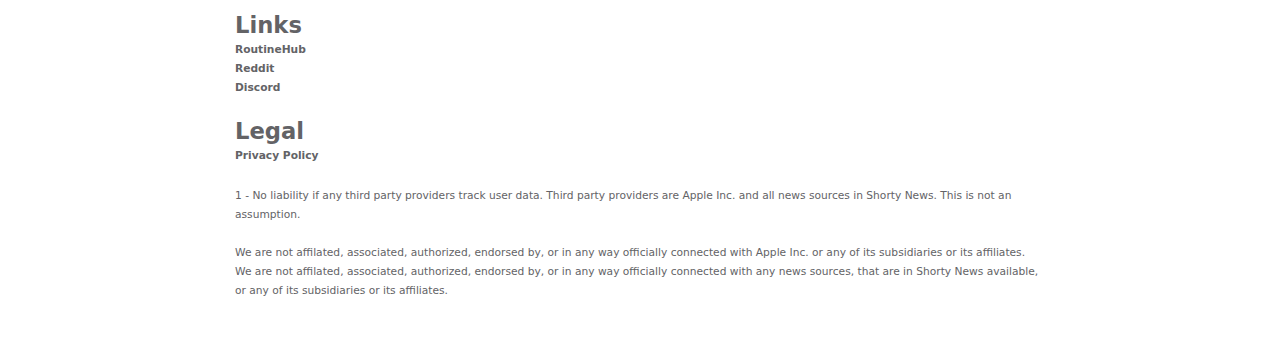
<file: shortymusic.html>
<!-- DO NOT COPY, MODIFY AND/OR USE THIS CODE WITHOUT PERMISSION! ©SHORTYCUTS -->
<!DOCTYPE HTML>
<html>
    <head>
        <!--meta-->
        <meta charset="utf-8">
        <meta name="viewport" content="width=device-width, initial-scale=1.0, user-scalable=no">
        <meta name="apple-mobile-web-app-capable" content="yes">
        <meta name="apple-mobile-web-app-status-bar-style" content="black-translucent">
        <!--links-->
        <link rel="stylesheet" href="main.css">
        
        <title>Shorty Music</title>
        <style>          
            h2.functions {
                color: rgba(234,128,156,1);
            }   
            h3{
                margin-bottom: -7px
            }
        </style>
    </head>
    <body>
        <main>
             <!--Navigation bar-->
        <div id="mySidenav" class="sidenav">
            <table>
                <tr>
                    <td><p style="position: absolute; top:0; font-size: 20px; padding-left: 3%">Shortycuts</p></td>
                    <td><a href="javascript:void(0)" class="closebtn" onclick="closeNav()">&times;</a></td>
                </tr>
            </table>
            <a href="javascript:void(0)" class="closebtn" onclick="closeNav()">&times;</a>
            <a href="index.html">Homepage</a>
            <a href="shortcuts.html">Shortcuts</a>
        </div>
        <span onclick="openNav()"><p class="navigate">&#9776; Navigate</p></span>

        <!--Site content-->
        <!--Introduction-->
        <div>
            <h1 style="color: rgba(234,128,156,1)">Shorty Music</h1>
            <h2 class="headline">Introduction</h2>
            <p>
                Shorty Music is the personal, simple, powerful and intelligent music assistant for you.<br><br>
                <strong>
                    "Ideal for Apple Music subscribers, listeners, music lovers and those who have a great apple music media library."
                </strong>    
            </p>
        </div>

        <!--Explore-->
        <div>
            <div>
                <h2 class="functions">Explore</h2>
                <p>
                    <strong>
                        The heart of Shorty Music is Explore.
                    </strong><br><br>
                    If you haven't got an idea what you want to listen to and you want to be suprised, Explore is the right contact person for you.
                </p>
                <img class="mockups" src="Images/shortymusic/exploreModes.PNG">
            </div>

            <div class="mediumlargeSpace">
                <h3>Playlist Centre</h3>
                    <p>
                        <strong>
                            Playlist Centre is the most suitable for people who want to listen to music for long periods of time and don't have a concrete plan.<br><br>
                        </strong>
                        We currently offer you four different colorful playlists.
                    </p>
                    <img class="mockups" src="Images/shortymusic/playlistcentreModes.PNG">
                    <p>
                        <strong>
                            In addition, you can:<br><br>
                        </strong>
                        &bull; Add a currently played track to a playlist or music library, if not available<br>
                        &bull; Assign selected songs separately to a specific playlist<br>
                        &bull; Create your own playlist
                    </p>
            </div>

            <div class="mediumlargeSpace">
                 <h3>Random play</h3>
                 <p>
                     Random play offers you the oppurtunity to play songs in your music library randomly according to a specific number set by yourself
                </p>
            </div>

            <div class="mediumlargeSpace">
                 <h3>Proposals</h3>
                 <p>
                     The main part of Explore: Proposals<br> 
                     We offer you unique song, album and artist suggestions you can listen to.
                </p>
                <p>
                    <strong>
                        All suggestions we offer you right now:
                    </strong><br><br>
                    &bull; Random title proposal<br>
                    &bull; A song you haven't heard for a long time<br>
                    &bull; A song you haven't heard much<br>
                    &bull; A song you've heard a lot<br>
                    &bull; Random album suggestion<br>
                    &bull; Random artist proposal<br>
                </p>
            </div>
          </div>

        <!--Music Library-->
        <div>
            <h2 class="functions">Music Library</h2>
            <p>
                <strong>
                    Ideal for analysts and nerds.<br><br>
                </strong>
                With Music Library you get interesting information about your your tracks in your music library.
            </p>
            
            <div class="mediumlargeSpace">
            <h3>Information about the current song</h3>
            <p>
                <strong>
                    You're listening to a song and wondering when you've added it to your device? - No problem.
                </strong><br><br>
                It's possible with Music Library! Just tap "Current song" and you get all the information about your currently listened track.<br> No Internet connection required. You can find out which information we include in the next sections below.
            </p>
            <img class="mockups" src="Images/shortymusic/musiclibraryModes.PNG">
        </div>

            <div class="mediumlargeSpace">
                <h3>Information about any song</h3>
                <p>
                    You can also request information about a specific song in your media library through the "Song search" anytime and everywhere.
                </p>
            </div>

            <div class="mediumlargeSpace">
                <h3>The profile</h3>
                <div class="mediumSpace"></div>
                <img class="mockups" src="Images/shortymusic/profileDarkmode.PNG" style="width: 75%">

                <h3>All information we have included right now:</h3>
                <p>
                    &bull; Title<br>
                    &bull; Album<br>
                    &bull; Album cover as a picture<br>
                    &bull; Genre<br>
                    &bull; When did you add it to your library?<br>
                    &bull; Duration<br>
                    &bull; Last play date<br>
                    &bull; Counter (How often was this song played?)<br>
                    &bull; Skipped (How many times was this song skipped?)<br>
                    &bull; Lyrics, if available<br>
                </p>
            </div>

            <div class="mediumlargeSpace">
                <h3>Charts</h3>
                <p>
                    The new charts function enables you the overview with the 100 most played songs. Not in the US, not on iTunes -
                    <strong>
                        Your personal Top 100!
                    </strong>
                </p>

                <img class="mockups" src="Images/shortymusic/chartsModes.PNG">

                <p>
                    Every time you listen to a song, your Apple device counts this. We use this data to offer you this unique table overview.
                </p>
            </div>
        </div>

        <!--Control Centre-->
        <div>
          <h2 class="functions">Control Centre</h2>
            <p>
                <strong>In Control Centre you've the opportunity to check on your music.</strong>
                <br>
            </p>
            <img class="mockups" src="Images/shortymusic/controlcentreModes.PNG">
            
            <h3>Select and Play</h3>
            <p>
                As the name indicates in "Select and Play" you can play selected tracks in your media library.
            </p>
            
            <h3>Playback Devices</h3>
            <p>
                With "Playback Devices you've the wonderful opportunity to switch between earphones, speakers and other audio output devices. You want to listen "Back in Black by AC/DC" in the living room with your Bose Soundtouch Speaker? - No problem!
            </p>

            <h3>Simple music control tools</h3>
            <p>
                &bull; Play <br>
                &bull; Pause<br>
                &bull; Jump back<br>
                &bull; Jump forward<br>
                &bull; Repeat<br>
                &bull; Don't repeat<br>
                &bull; Add songs to the queue<br>
                &bull; Delete the queue<br>
                &bull; Turn on/off the noice cancellation of your earphones<br>
            </p>

            <h3>Music Timer</h3>
            <p>
                Imagine going to sleep and listening to music. Also, you don't want the music to run through the night, so you want the music to stop after 30 minutes. This is possible with "Music Timer".
            </p>
        </div>

        <!--Privacy & Security-->
        <div>
            <h2 class="functions">Privacy & Security</h2>
            <p>
                The private and data-safe use of all users is guaranteed here. All the data you have entrusted to Shortycuts will not be read and will remain in iCloud and on your device. Your data will only be used for this shortcut and will not be passed on to third parties from Shortycuts!<br><br>
                <strong>
                    No liability if third parties like Apple collects data.
                </strong>
            </p>
        </div>

        <!--Credits-->
        <div>
            <h2 class="functions">Credits</h2> 
            <p>
                <strong>
                    Developers of the Shortycuts Developer Team, who work on Shorty Music
                </strong><br>
            &bull; u/Shortycuts<br>
            &bull; u/qwertyiop
            </p>

            <p>
                <strong>
                    Other developers, who work on Shorty Music
                </strong><br>
                &bull; u/guyForget (on v.1.3.3.3)<br>
            </p>

            <p>
                <strong>Others</strong><br>
                &bull; Swing Updater [E] by u/D3W10<br>
                &bull; IsDarkMode by u/supermamon<br>
                &bull; Icons by Font Awesome Icons<br>
                &bull; Translation in English (some parts) by Microsoft<br>
            </p>
        </div>

        <!--Compatibility-->
        <div>
            <h2 class="functions">Compatibility</h2>
            <p>
                <strong>
                    Shorty Music is compatible with:
                </strong><br>
                &bull; All iPhones and iPads with iOS 13 (or newer)<br><br>
                <strong>
                    There is also an opportunity to download Shorty Music on devices with iOS 12.
                </strong>
            </p>
            <code>
                Please notice: The newest version of Shorty Music for iOS 12 devices is 1.2.1. The developement of Shorty Music for iOS 12 are running. Upcoming versions are going to be released in the future.
            </code>
        </div>

        <!--Badges-->
        <div class="largeSpace">
            <a href="https://routinehub.co/shortcut/3234">  <img class="mockups hover-animation" src="Images/banners/routinehub.PNG">
            </a>
        </div>
        <img class="mockups bannerSpace" src="Images/banners/shortycutsbanner.PNG">

        <!--JavaScript - Navigation bar-->
        <script>
            function openNav() {
                document.getElementById("mySidenav").style.width = "100%";
            }

            function closeNav() {
                document.getElementById("mySidenav").style.width = "0";
            }
        </script>
        </main>
        <footer>
            <h4>
                <p style="margin-bottom: 0%">Links</p>
                <a class="footer" href="https://routinehub.co/user/Shortycuts">RoutineHub</a><br>
                <a class="footer"   href="https://www.reddit.com/user/Shortycuts">Reddit</a><br>
                <a class="footer" href="https://discordapp.com/invite/QdNjNee">Discord</a>
            </h4>
            <h4>
                <p style="margin-bottom: 0%">Legal</p>
                <a class="footer"  href="privacypolicy.html">Privacy Policy</a><br>
            </h4>
            <p2>1 - No liability if any third party providers track user data. Third party providers are Apple Inc. and all news sources in Shorty News. This is not an assumption.<br><br></p2>
            <p2>We are not affilated, associated, authorized, endorsed by, or in any way officially connected with Apple Inc. or any of its subsidiaries or its affiliates. <br>We are not affilated, associated, authorized, endorsed by, or in any way officially connected with any news sources, that are in Shorty News available, or any of its subsidiaries or its affiliates.</p2>
        </footer>
    </body>
</html>
</file>
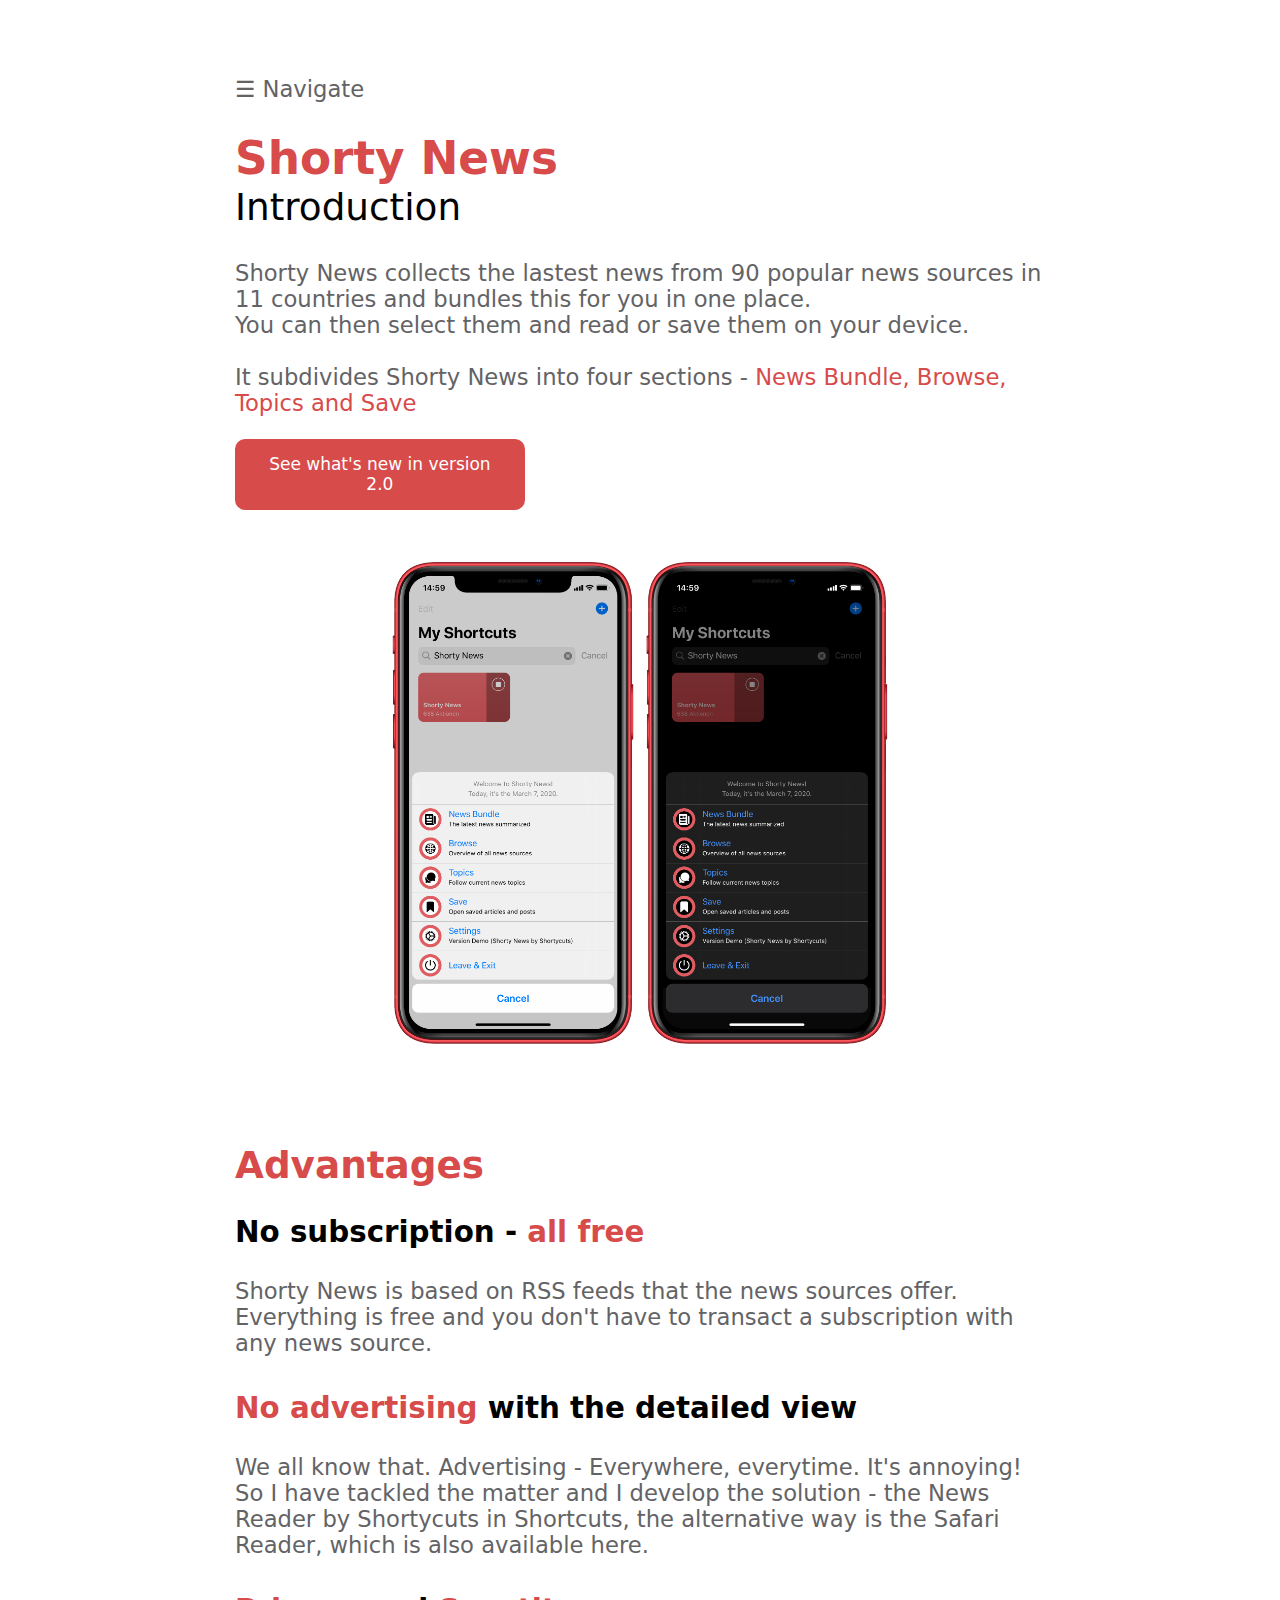
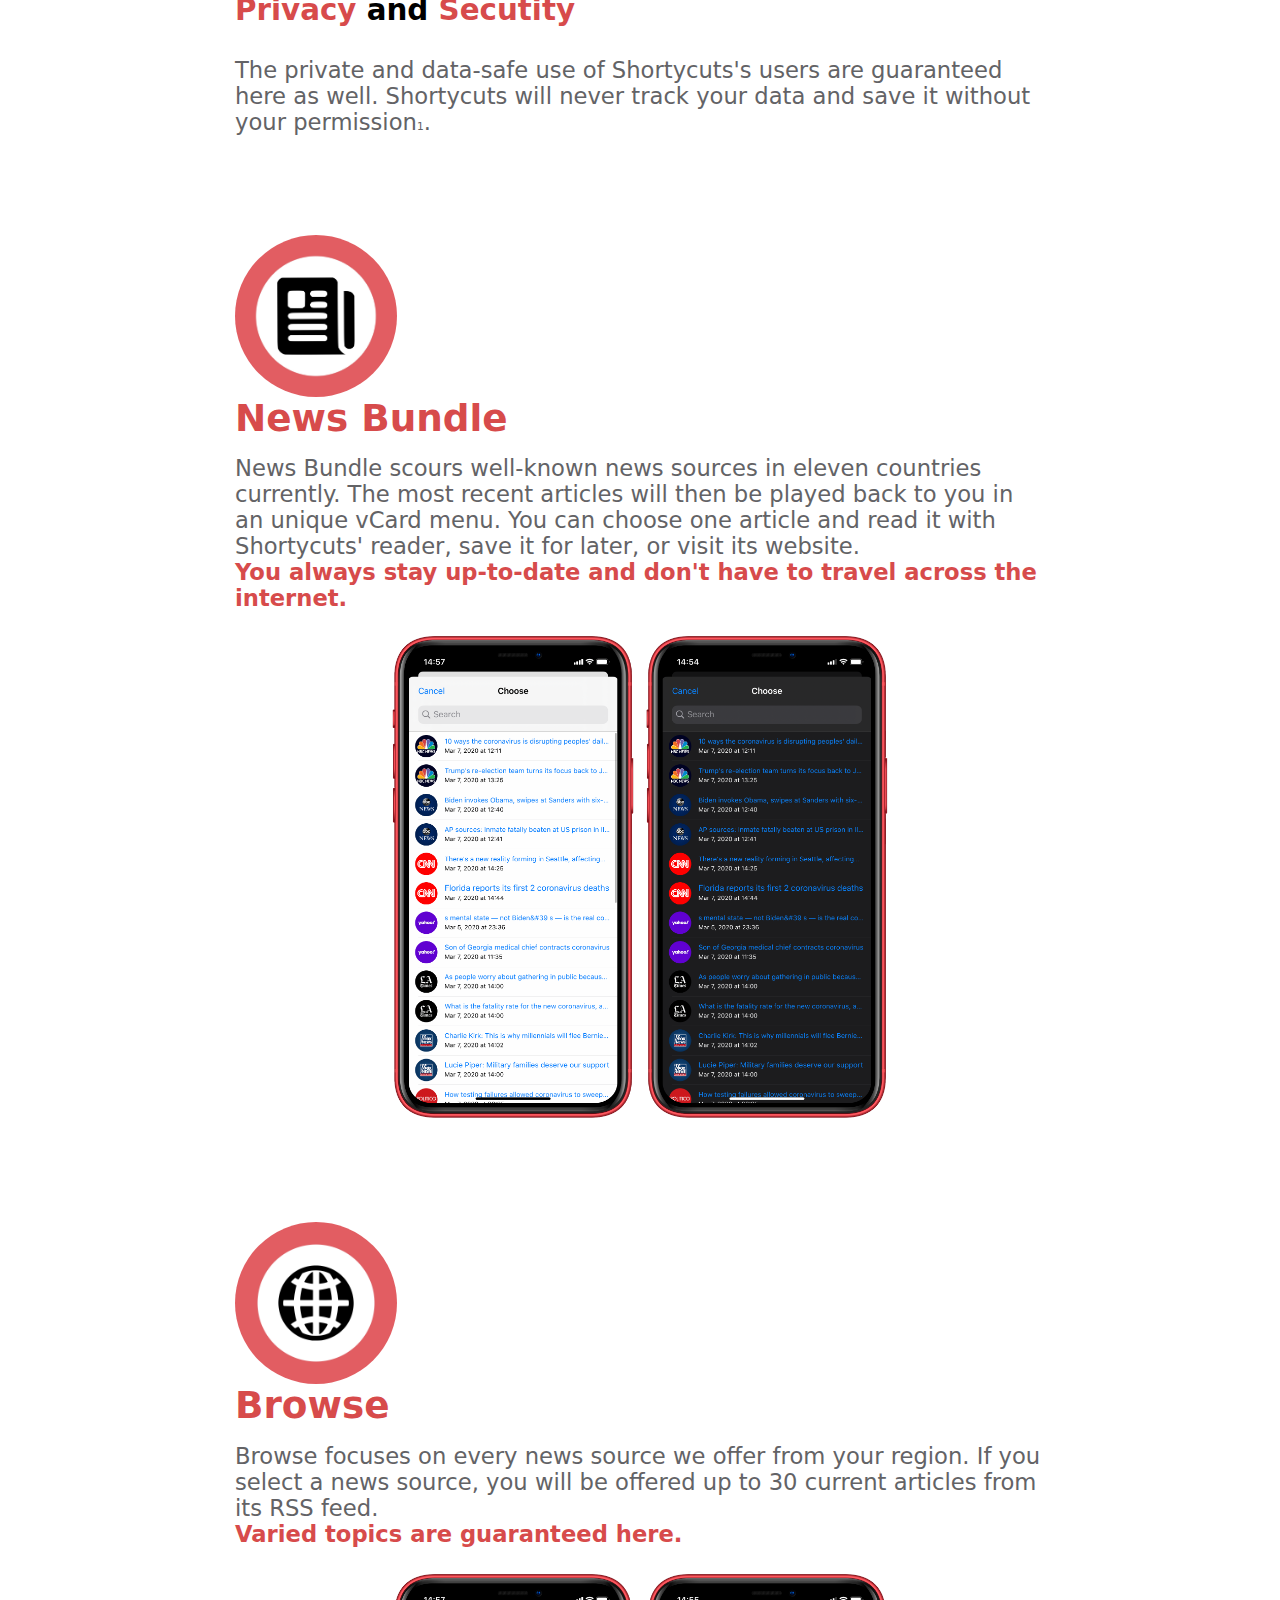
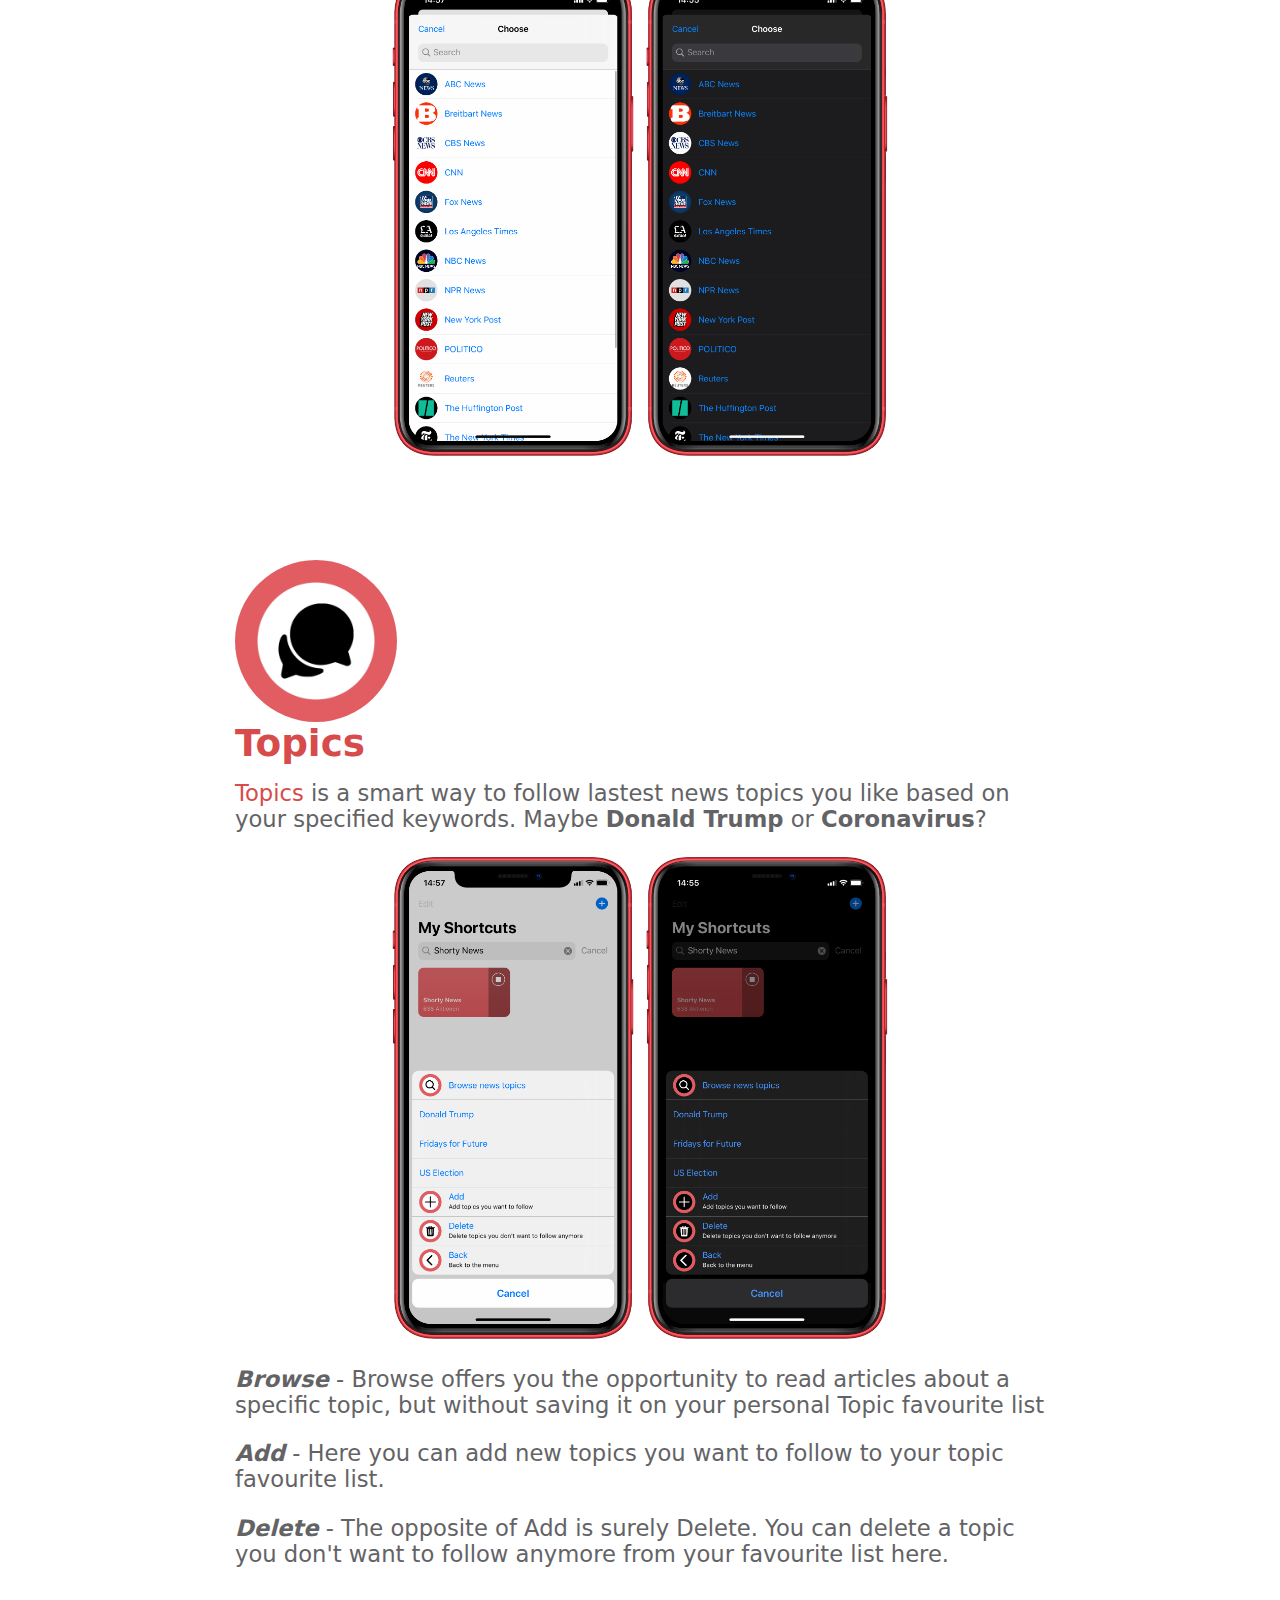
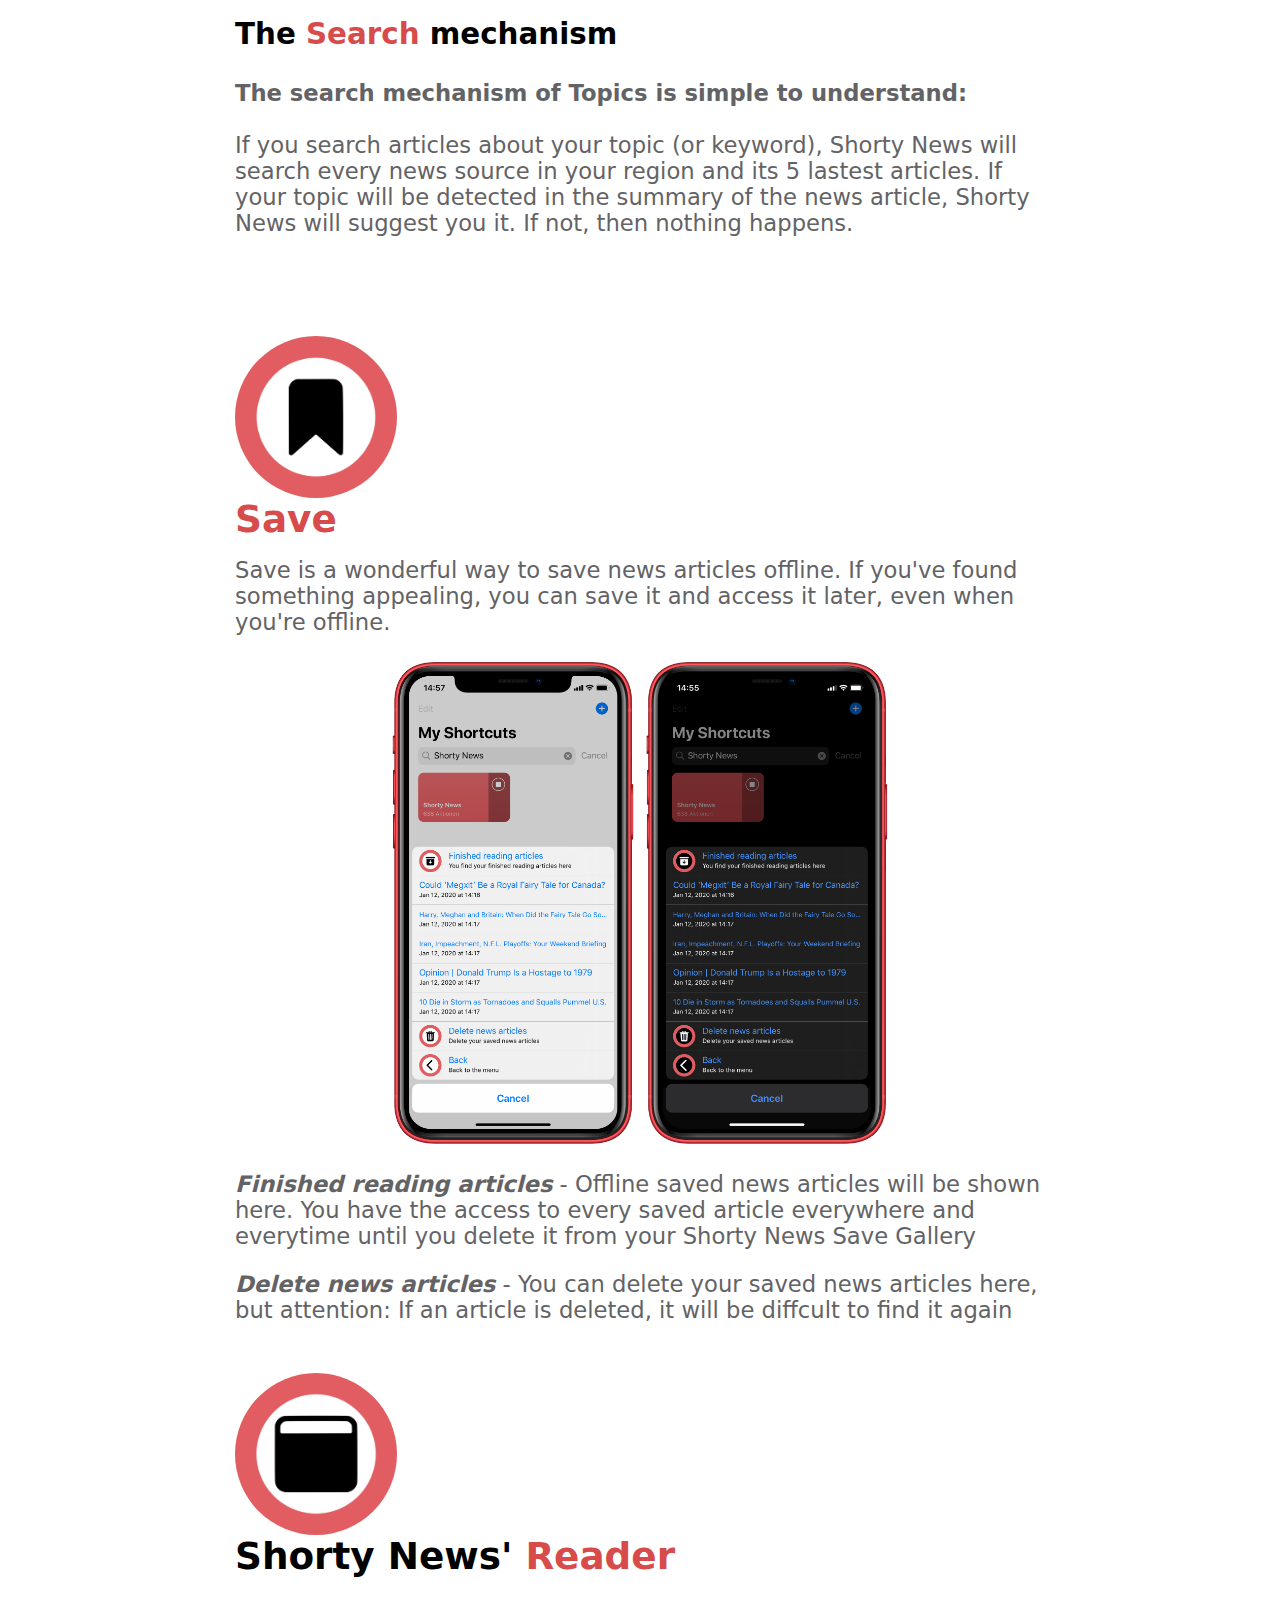
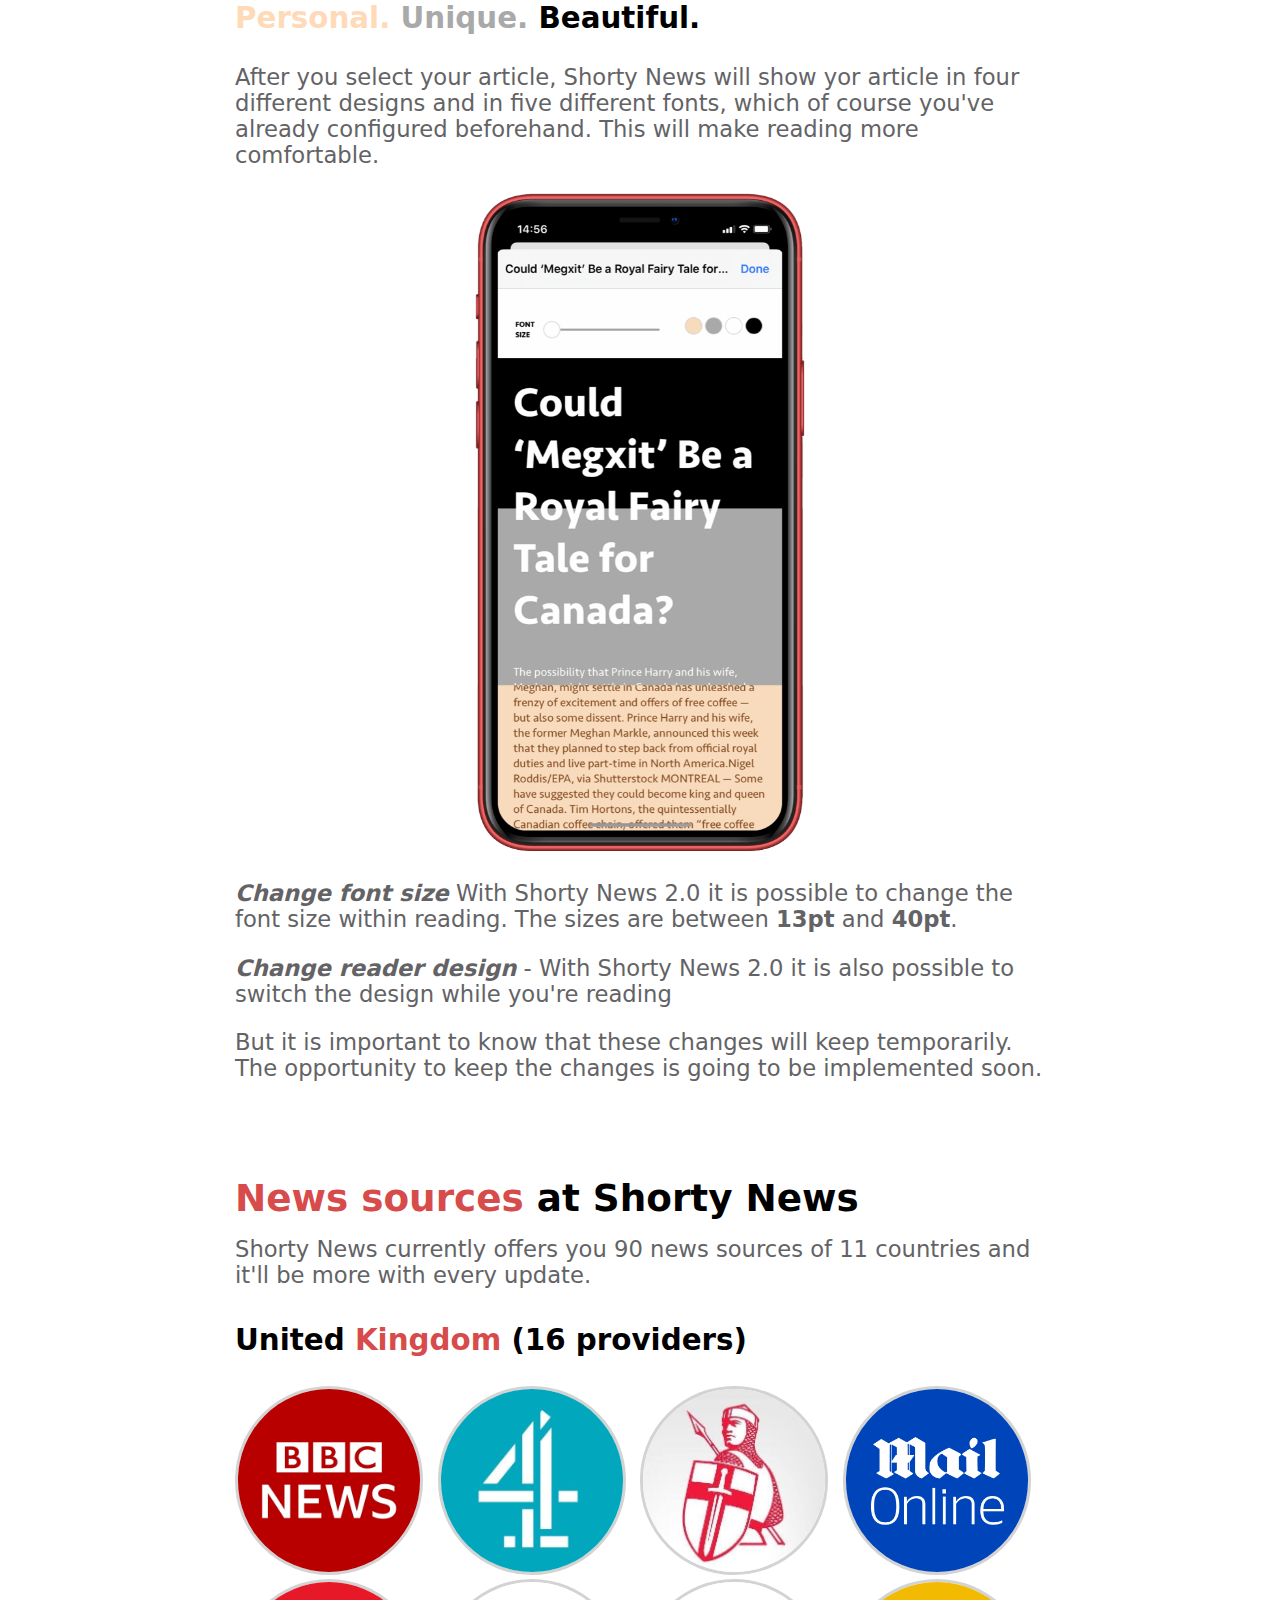
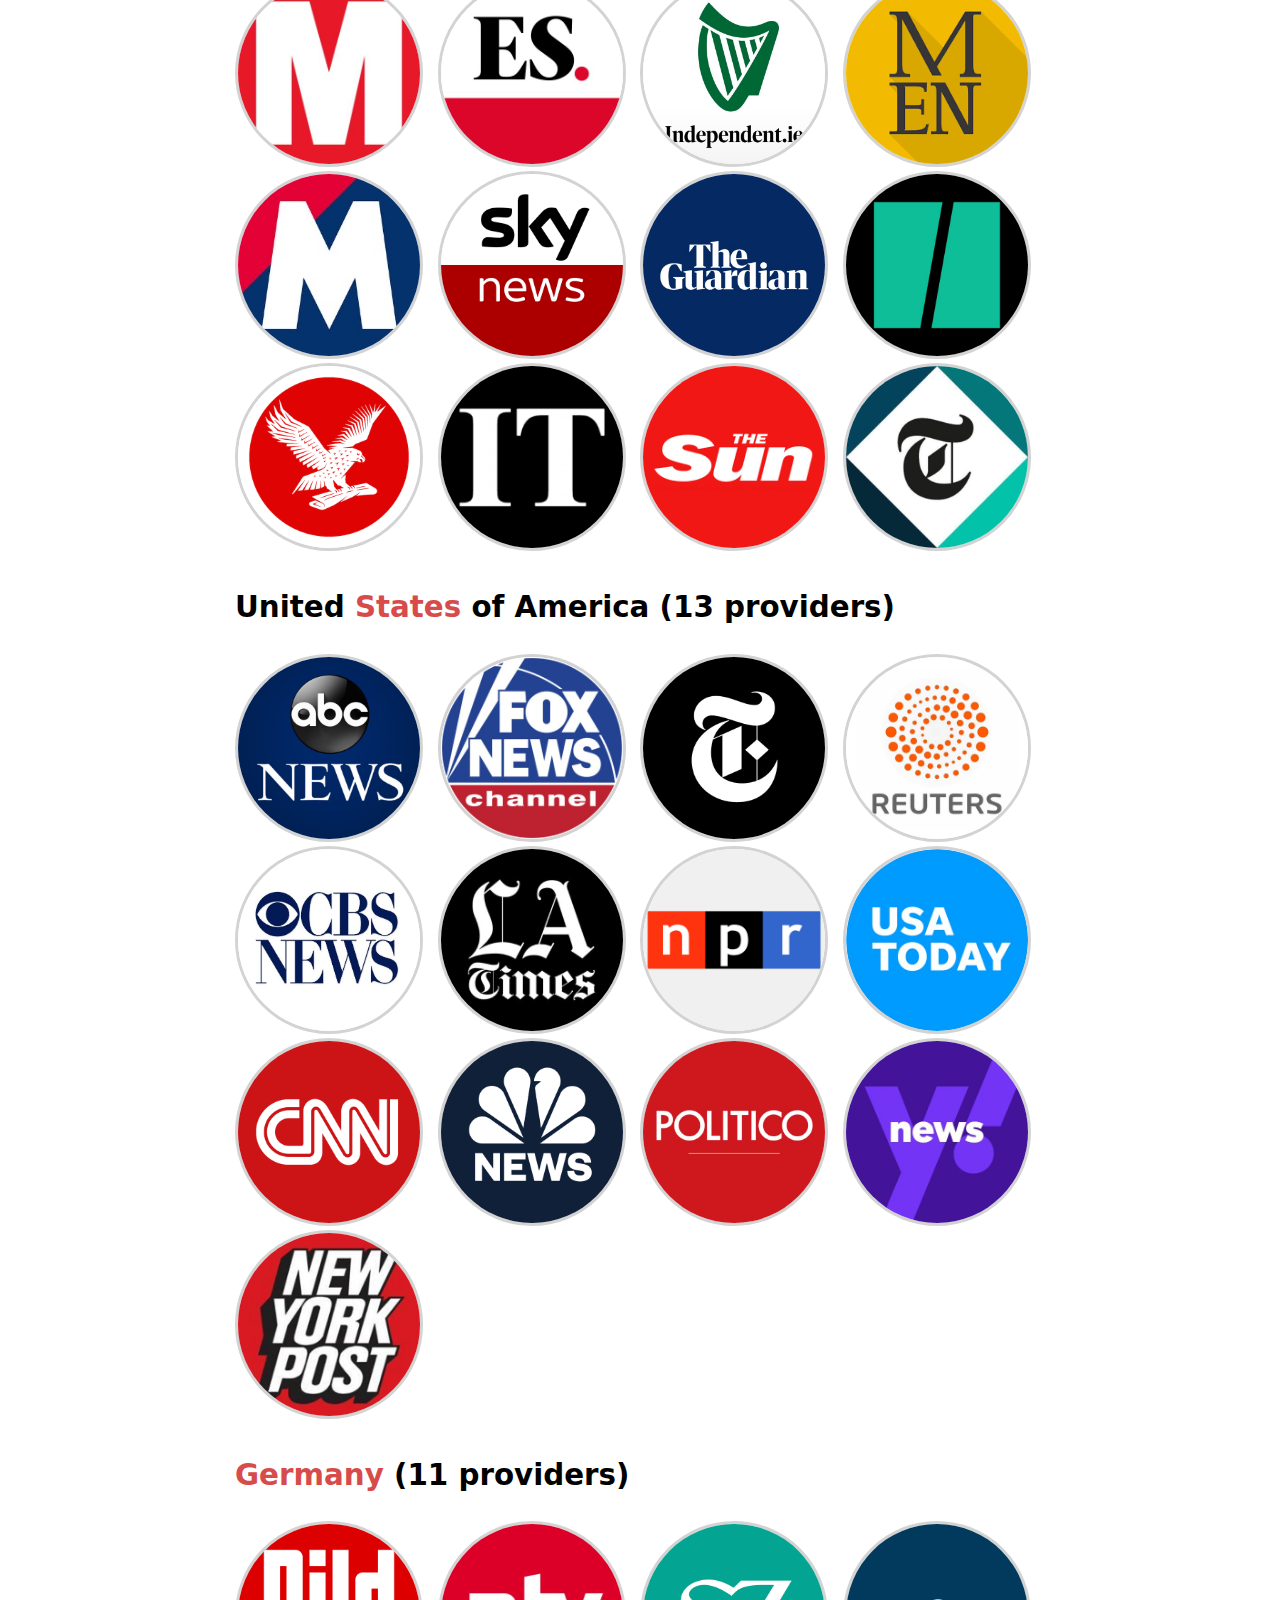
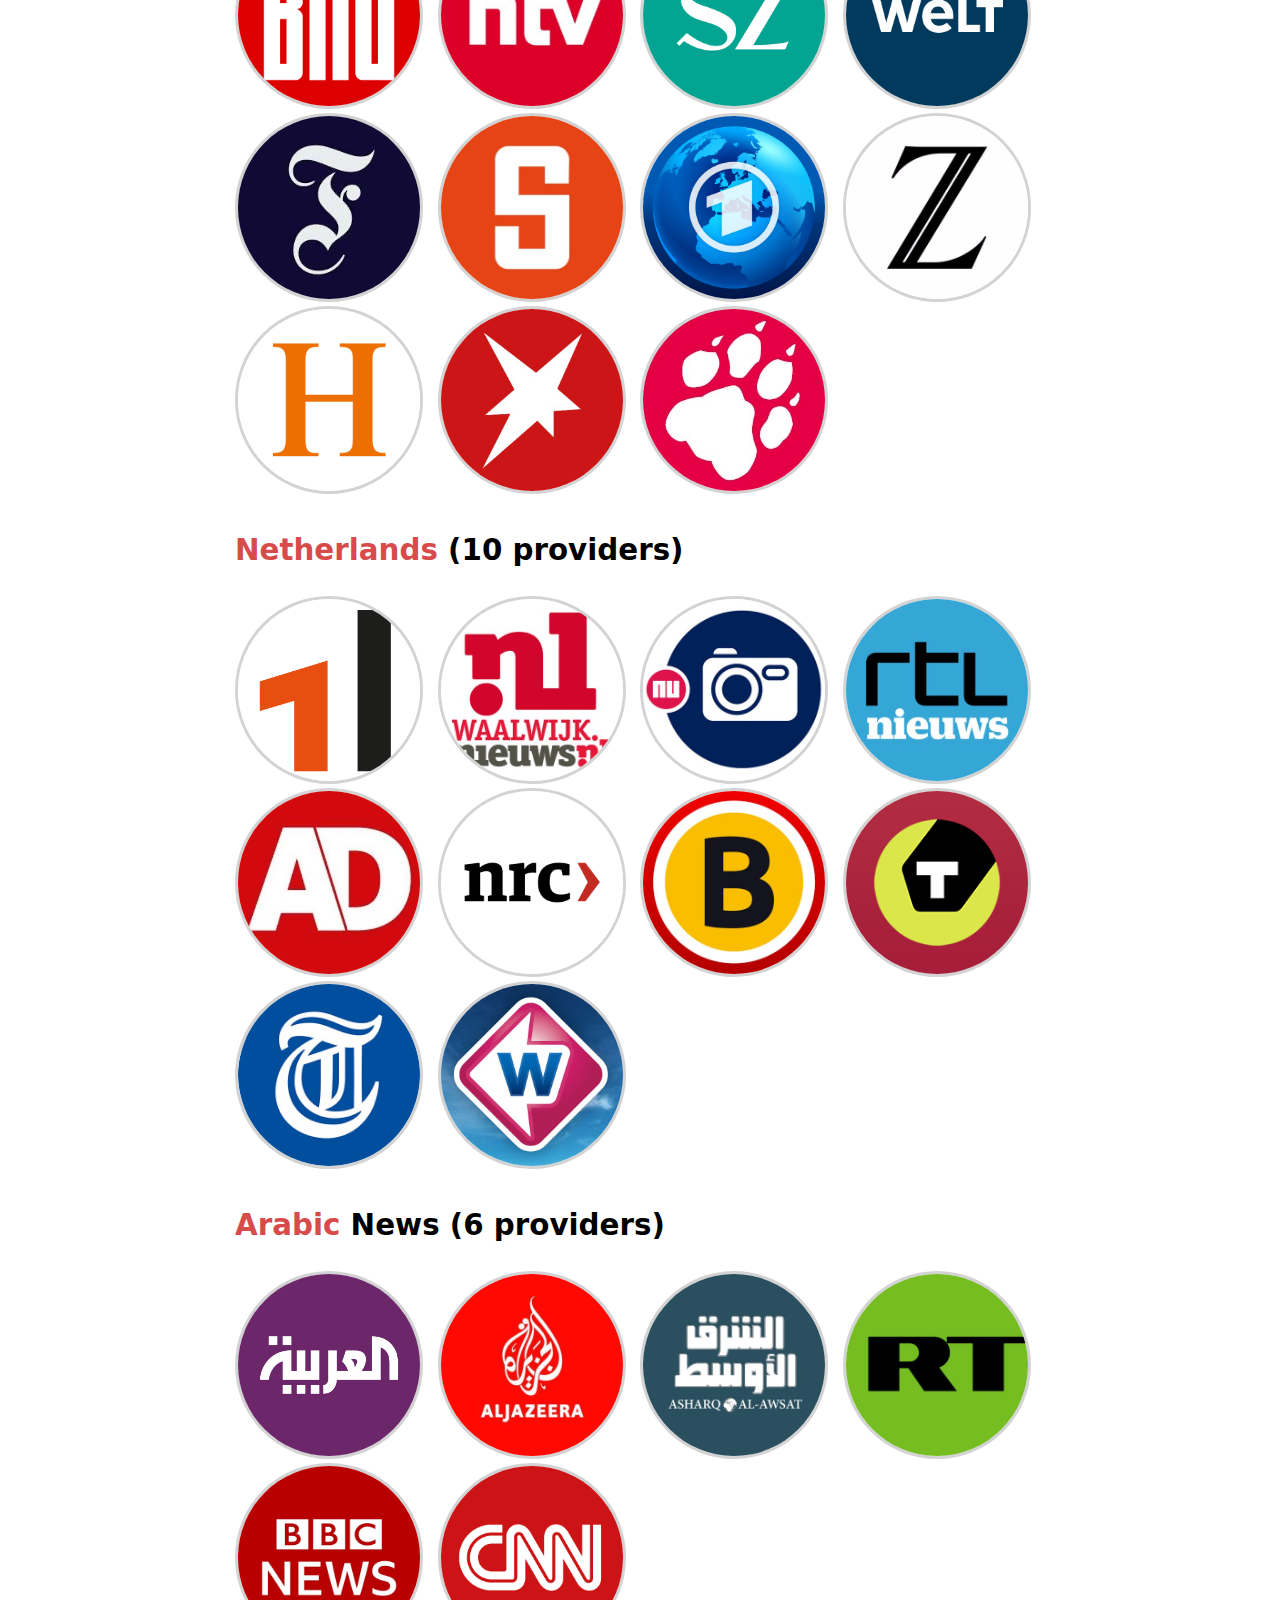
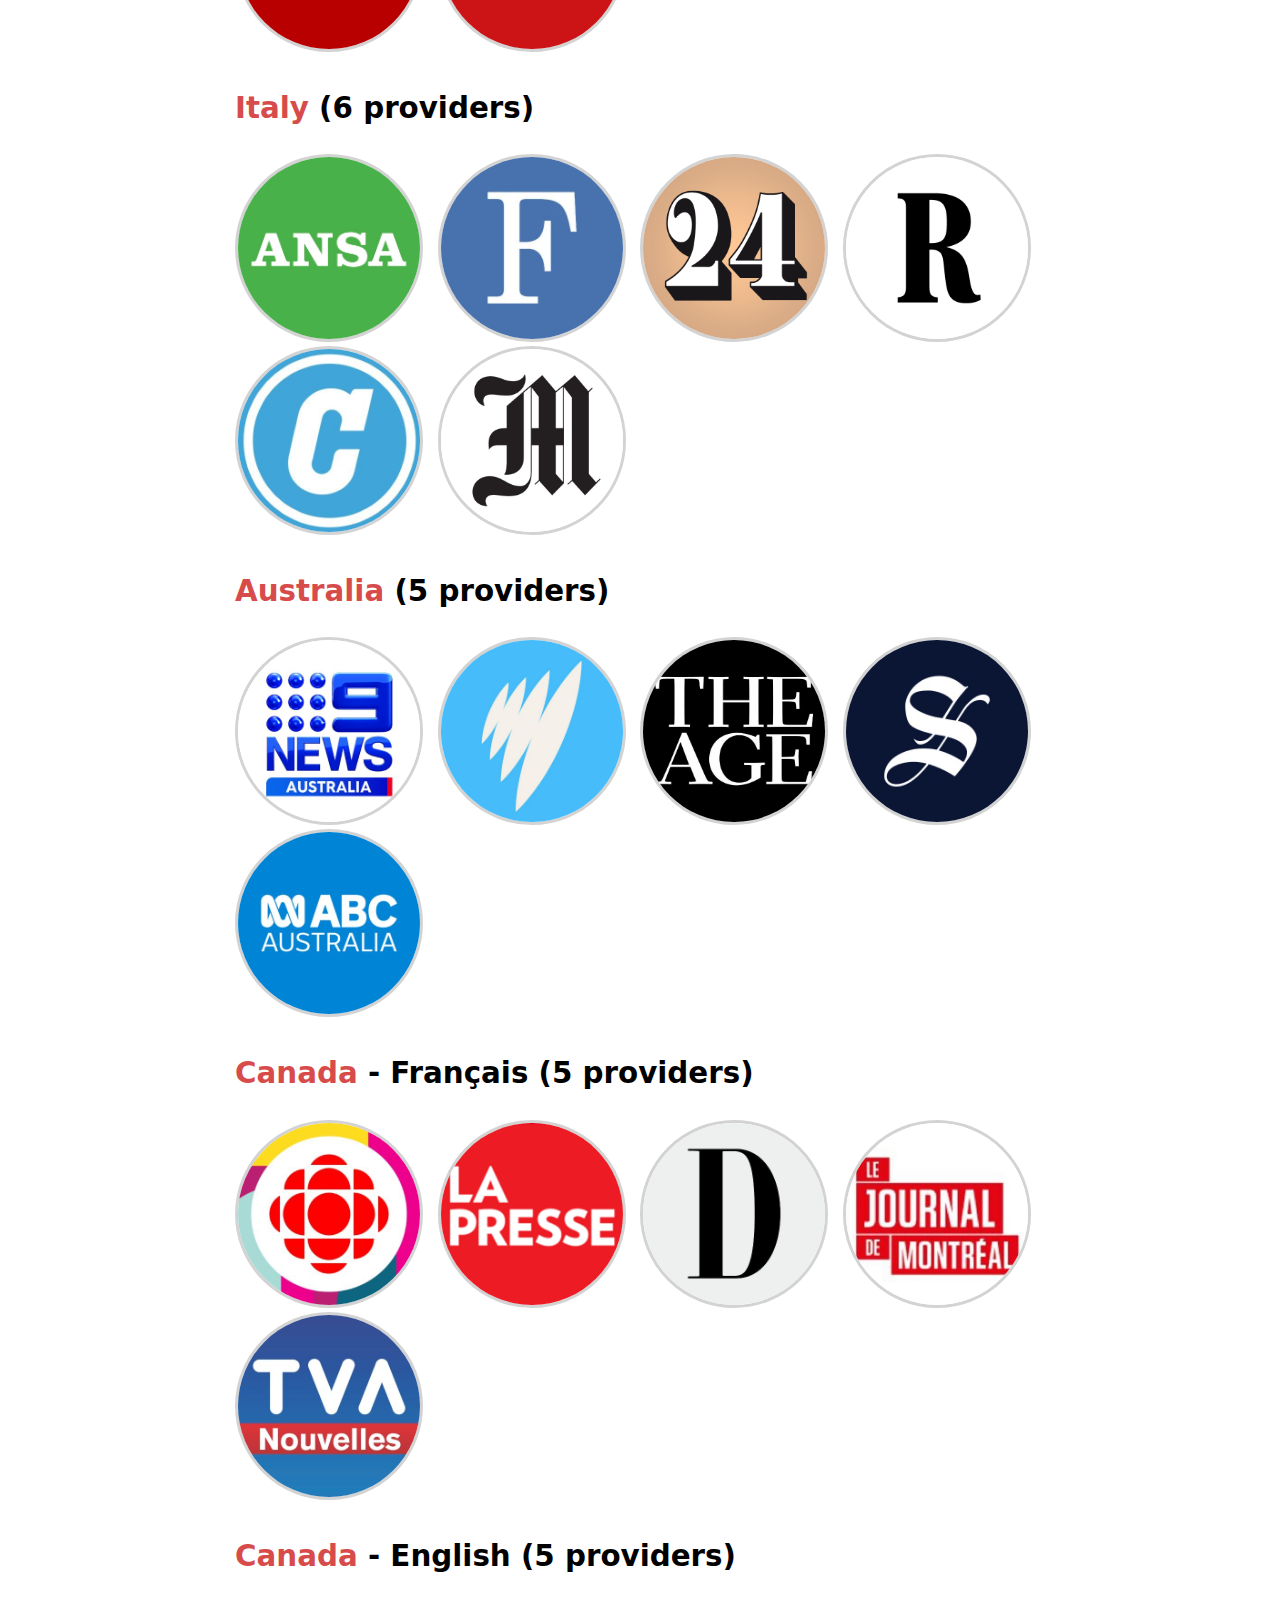
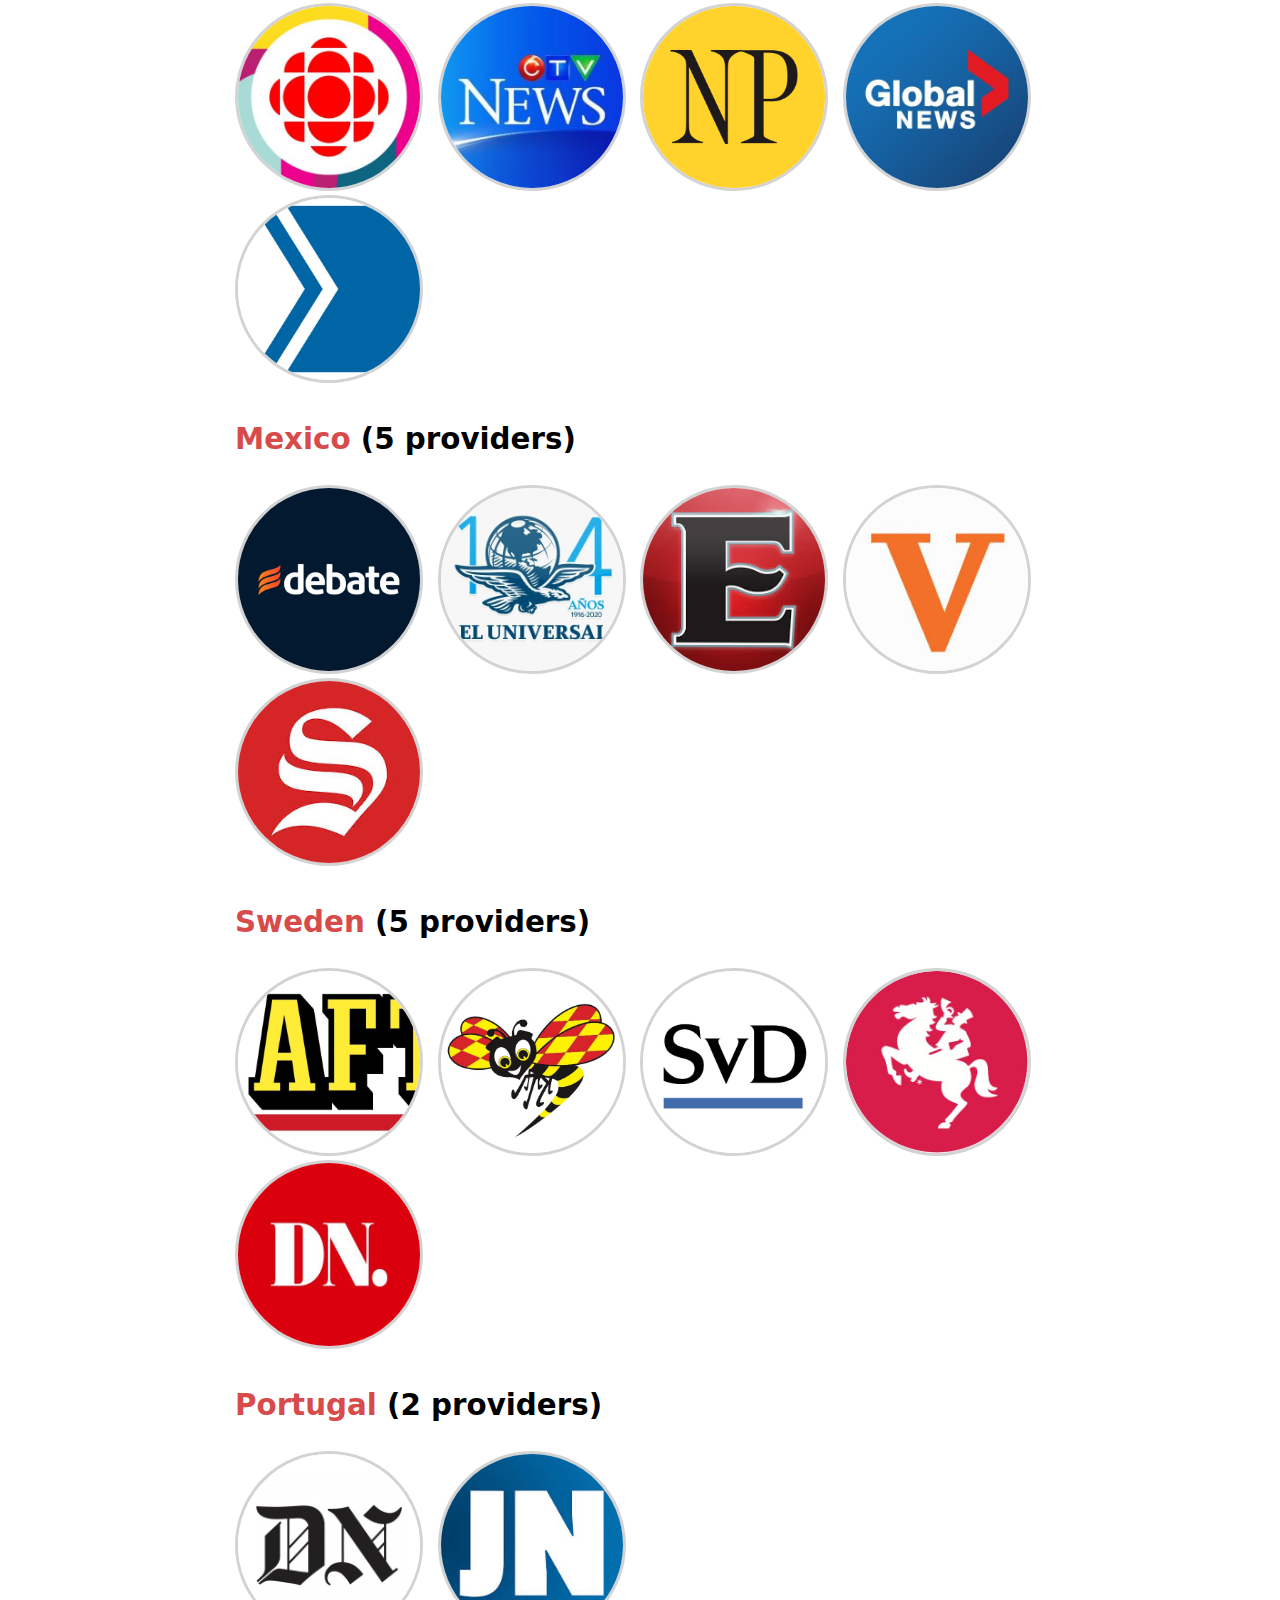
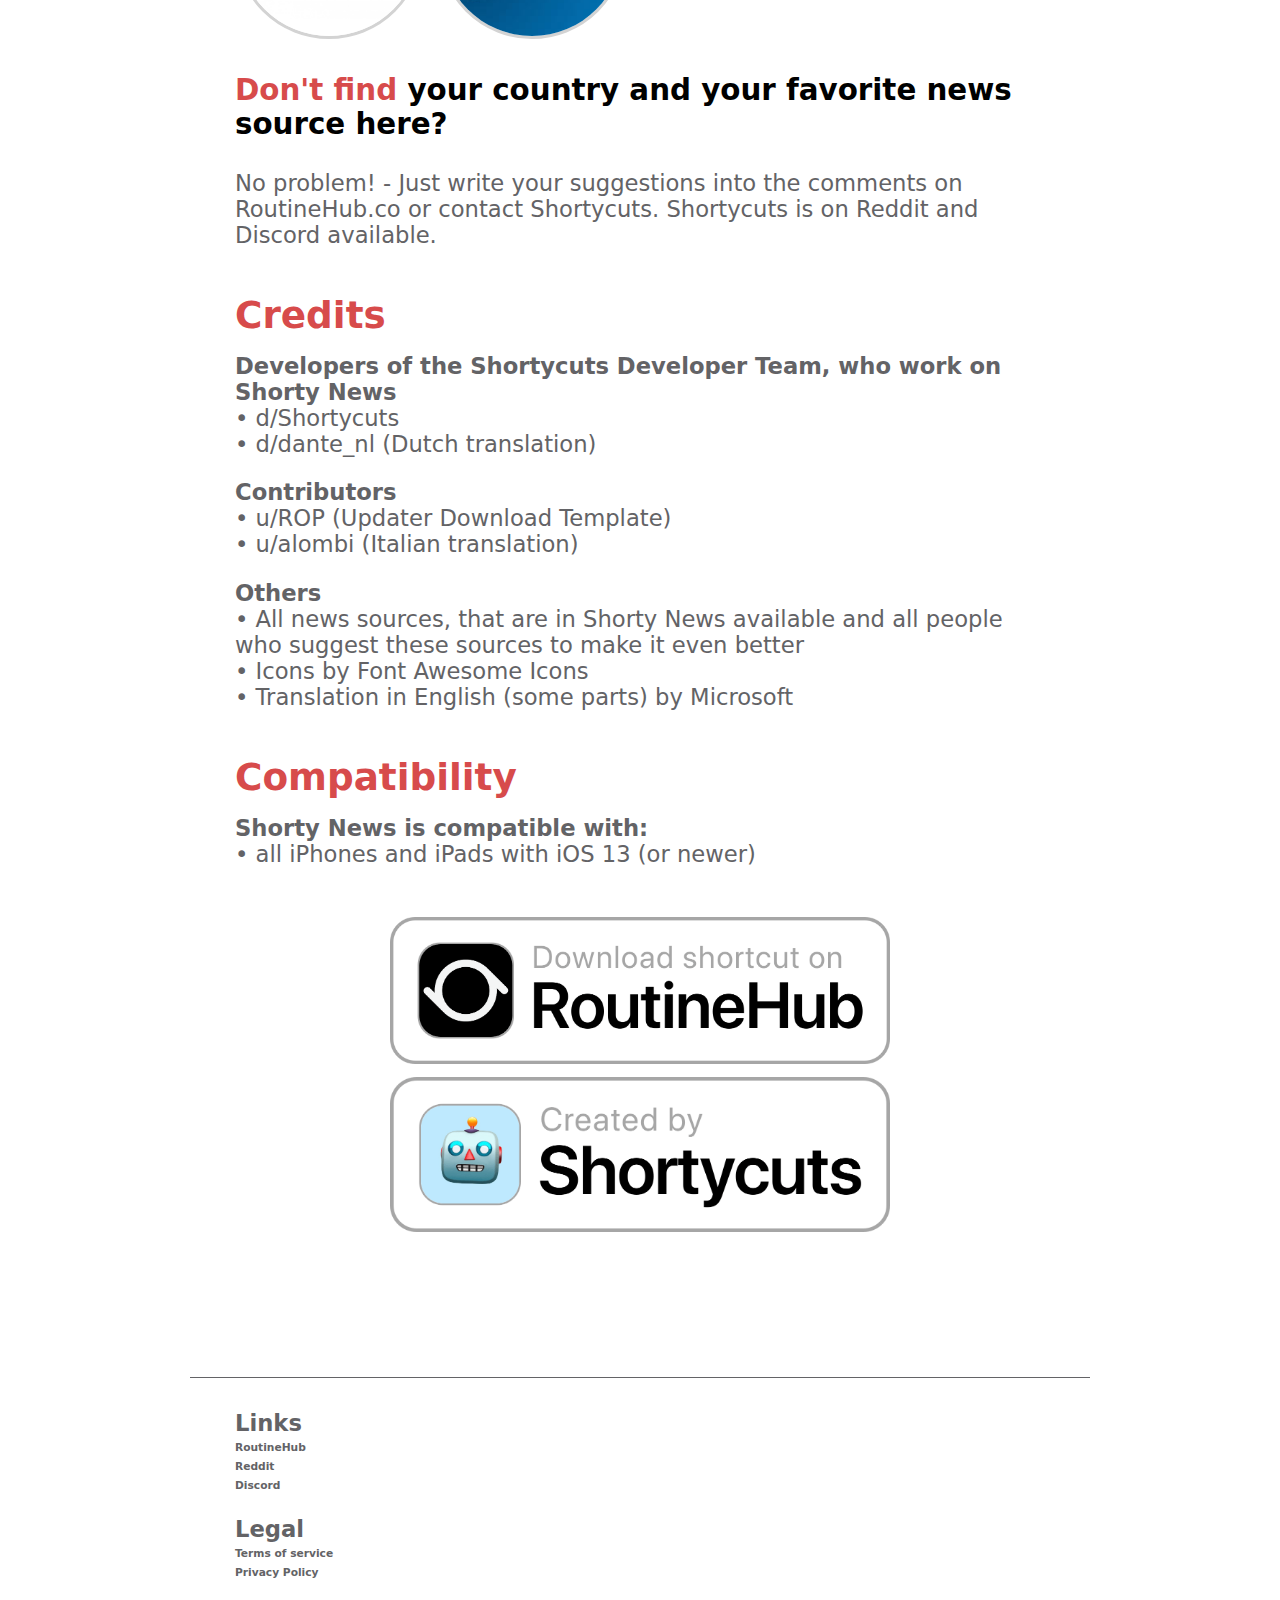
<file: shortynews.html>
<!-- DO NOT COPY, MODIFY AND/OR USE THIS CODE WITHOUT PERMISSION! ©SHORTYCUTS -->

<!DOCTYPE HTML>
<html lang="en">
    <head>
        <script src="https://ajax.googleapis.com/ajax/libs/jquery/3.4.1/jquery.min.js"></script>
        <!--meta-->
        <meta charset="utf-8">
        <meta name="viewport" content="width=device-width, initial-scale=1.0, user-scalable=no">
        <meta name="apple-mobile-web-app-capable" content="yes">
        <meta name="apple-mobile-web-app-status-bar-style" content="black-translucent">
        
        <!--links-->
        <link rel="stylesheet" href="main.css">
        
        <title>Shorty News</title>
        <style>
            h1{
                color: rgba(215,75,75,1);
            }
            h2.functions{
                margin-top: -5px;
            }
            h2.button{
                color: white;
                font-weight: 300;
                text-align: center;
                font-size: 17px;
            }
            
            h3.advantages{
                margin-top: 0px;
            }
            
            
            img.icons-advantages{
                width: 15%;
                margin-left: 85%;
            }
            
            img.newssources{
                width: 90%;
                border-radius: 100%;
                border: solid 3px lightgray;
            }
            
            div.button{
                background-color: rgba(215,75,75,1);
                border-radius: 10px;
                padding: 0.15% 4% 0.15% 4%;
                width: 225px;
            }
            
            div.button:hover{
                opacity: 0.5;
            }
            
        </style>
    </head>
    <body>
        <main>
            <!--Navigation bar-->
            <div id="mySidenav" class="sidenav">
                <table>
                    <tr>
                        <td><p style="position: absolute; top:0; font-size: 20px; padding-left: 3%">Shortycuts</p></td>
                        <td><a href="javascript:void(0)" class="closebtn" onclick="closeNav()">&times;</a></td>
                    </tr>
                </table>
                <a href="javascript:void(0)" class="closebtn" onclick="closeNav()">&times;</a>
                <a href="index.html">Homepage</a>
                <a href="shortcuts.html">Shortcuts</a>
            </div>
            <span onclick="openNav()">
                <p class="navigate">&#9776; Navigate</p>
            </span>

            <!--Site content-->
            <!--Introduction-->
            <div>
                <h1>Shorty News</h1>
                <h2 class="headline">Introduction</h2>
                <p>
                    Shorty News collects the lastest news from 90 popular news sources in 11 countries and bundles this for you in one place.<br>
                    You can then select them and read or save them on your device.<br><br>
                    It subdivides Shorty News into four sections - <redmarked>News Bundle, Browse, Topics and Save</redmarked>
                </p>
                <div class="button">
                    <a href="shortynewsnewupdate.html"><h2 class="button">See what's new in version 2.0</h2></a>
                </div>
                
                <img class="mockups largeSpace" src="Images/shortynews/mockups/ROPsDesign/mainmenuModes.PNG">
            </div>

            <!--Advantages-->
            <div class="xlargeSpace">
                <h2 class="functions"><redmarked>Advantages</redmarked></h2>
                <div class="mediumlargeSpace">
                    <h3 class="advantages">No subscription - <redmarked>all free</redmarked></h3>
                    <p>Shorty News is based on RSS feeds that the news sources offer. Everything is free and you don't have to transact a subscription with any news source.</p>
                </div>
                <div class="mediumlargeSpace">
                    <h3 class="advantages"><redmarked>No advertising</redmarked> with the detailed view</h3>
                    <p>We all know that. Advertising - Everywhere, everytime. It's annoying! So I have tackled the matter and I develop the solution - the News Reader by Shortycuts in Shortcuts, the alternative way is the Safari Reader, which is also available here.</p>
                </div>        
                <div class="mediumlargeSpace">
                    <h3 class="advantages"><redmarked>Privacy</redmarked> and <redmarked>Secutity</redmarked> </h3>
                    <p>The private and data-safe use of Shortycuts's users are guaranteed here as well. Shortycuts will never track your data and save it without your permission<p2>1</p2>.</p>
                </div>
            </div>

            <!--Functions-->

            <!--News Bundle-->
            <div class="xlargeSpace">
                <img class="icons" src="Images/shortynews/icons/ROPsDesign/Light/newsbundle.jpg">
                <h2 class="functions"><redmarked>News Bundle</redmarked></h2>
                <p>News Bundle scours well-known news sources in eleven countries currently. The most recent articles will then be played back to you in an unique vCard menu. You can choose one article and read it with Shortycuts' reader, save it for later, or visit its website.<br><redmarked><strong>You always stay up-to-date and don't have to travel across the internet.</strong></redmarked></p>
                <img class="mockups" src="Images/shortynews/mockups/newsbundleModes.PNG">
            </div>

            <!--Browse-->
            <div class="xlargeSpace">
                <img class="icons" src="Images/shortynews/icons/ROPsDesign/Light/browse.jpg">
                <h2 class="functions"><redmarked>Browse</redmarked></h2>
                <p>Browse focuses on every news source we offer from your region. If you select a news source, you will be offered up to 30 current articles from its RSS feed. <br>
                <strong><redmarked>Varied topics are guaranteed here.</redmarked></strong></p>
                <img class="mockups mediumSpace" src="Images/shortynews/mockups/browseModes.PNG">
            </div>

            <!--Topics-->
            <div class="xlargeSpace">
                <img class="icons" src="Images/shortynews/icons/ROPsDesign/Light/topics.jpg">
                <h2 class="functions"><redmarked>Topics</redmarked>
                </h2>
                <p><redmarked>Topics</redmarked> is a smart way to follow lastest news topics you like based on your specified keywords. Maybe <strong>Donald Trump</strong> or <strong>Coronavirus</strong>?</p>
                <img class="mockups" src="Images/shortynews/mockups/ROPsDesign/topicsModes.PNG">
                
                <p><strong><i>Browse</i></strong> - Browse offers you the opportunity to read articles about a specific topic, but without saving it on your personal Topic favourite list </p>
                
                <p><strong><i>Add</i></strong> - Here you can add new topics you want to follow to your topic favourite list.  </p>
                
                <p><strong><i>Delete</i></strong> - The opposite of Add is surely Delete. You can delete a topic you don't want to follow anymore from your favourite list here.</p>
                
                <h3 class="largeSpace">The <redmarked>Search</redmarked> mechanism</h3>
                <p><strong>The search mechanism of Topics is simple to understand:</strong><br><br>
                    If you search articles about your topic (or keyword), Shorty News will search every news source in your region and its 5 lastest articles. If your topic will be detected in the summary of the news article, Shorty News will suggest you it. If not, then nothing happens.
                </p>
            </div>

            <!--Save-->
            <div class="xlargeSpace">
                <img class="icons" src="Images/shortynews/icons/ROPsDesign/Light/save.jpg">
                <h2 class="functions"><redmarked>Save</redmarked></h2>
                <p>
                    Save is a wonderful way to save news articles offline. If you've found something appealing, you can save it and access it later, even when you're offline.
                </p>
                <img class="mockups mediumSpace" src="Images/shortynews/mockups/ROPsDesign/saveModes.PNG">
                
                <p><strong><i>Finished reading articles</i></strong> - Offline saved news articles will be shown here. You have the access to every saved article everywhere and everytime until you delete it from your Shorty News Save Gallery</p>
                
                <p><strong><i>Delete news articles</i></strong> - You can delete your saved news articles here, but attention: If an article is deleted, it will be diffcult to find it again</p>
            </div>
            
            <!--Reader-->
            <div class="largeSpace">
                <img class="icons" src="Images/shortynews/icons/ROPsDesign/Light/openwebsite.jpg">
                <h2 class="functions">Shorty News' <redmarked>Reader</redmarked></h2>
                <h3><peachpuffmarked style="color: peachpuff">Personal. </peachpuffmarked><darkgraymarked style="color: darkgray">Unique. </darkgraymarked> Beautiful.</h3>
                <p>After you select your article, Shorty News will show yor article in four different designs and in five different fonts, which of course you've already configured beforehand. This will make reading more comfortable.</p>
                <img class="mockups" src="Images/shortynews/mockups/Reader/allmodes.PNG">
                
                <p><strong><i>Change font size</i></strong> With Shorty News 2.0 it is possible to change the font size within reading. The sizes are between <strong>13pt</strong> and <strong>40pt</strong>.</p>
                
                <p><strong><i>Change reader design</i></strong> - With Shorty News 2.0 it is also possible to switch the design while you're reading</p>
                
                <p>But it is important to know that these changes will keep temporarily. The opportunity to keep the changes is going to be implemented soon.</p>
            </div>
            
            <!--News sources-->
            <div class="xlargeSpace">
                <h2 class="functions"><redmarked>News sources</redmarked> at Shorty News</h2>
                <p>Shorty News currently offers you 90 news sources of 11 countries and it'll be more with every update.</p>
                
                <div>
                    <!--United Kingdom-->
                    <h3 class="headeline mediumlargeSpace">United <redmarked>Kingdom</redmarked> (16 providers)</h3>
                    <div class="row mediumSpace">
                        <div class="column-25">
                            <img class="newssources" src="Images/shortynews/sources/uk/bbc.JPG">
                            <img class="newssources" src="Images/shortynews/sources/uk/dailymirror.JPG">
                            <img class="newssources" src="Images/shortynews/sources/uk/metro.JPG">
                            <img class="newssources" src="Images/shortynews/sources/uk/theindependent.PNG">
                        </div>
                        <div class="column-25">
                            <img class="newssources" src="Images/shortynews/sources/uk/channel4.JPG">
                            <img class="newssources" src="Images/shortynews/sources/uk/eveningstandard.JPG">
                            <img class="newssources" src="Images/shortynews/sources/uk/skynews.PNG">
                            <img class="newssources" src="Images/shortynews/sources/uk/theirishtimes.PNG">
                        </div>
                        <div class="column-25">
                            <img class="newssources" src="Images/shortynews/sources/uk/dailyexpress.JPG">
                            <img class="newssources" src="Images/shortynews/sources/uk/irishindependent.JPG">
                            <img class="newssources" src="Images/shortynews/sources/uk/theguardian.JPG">
                            <img class="newssources" src="Images/shortynews/sources/uk/thesun.JPG">
                        </div>
                        <div class="column-25">
                            <img class="newssources" src="Images/shortynews/sources/uk/dailymail.PNG">
                            <img class="newssources" src="Images/shortynews/sources/uk/men.PNG">
                            <img class="newssources" src="Images/shortynews/sources/uk/thehuffingtonpost.JPG">
                            <img class="newssources" src="Images/shortynews/sources/uk/thetelegraph.JPG">
                        </div>
                    </div>

                    <!--United States-->
                    <h3 class="headeline mediumlargeSpace">United <redmarked>States</redmarked> of America (13 providers)</h3>
                    <div class="row mediumSpace">
                        <div class="column-25">
                            <img class="newssources" src="Images/shortynews/sources/usa/abc.JPG">
                            <img class="newssources" src="Images/shortynews/sources/usa/cbsnews.JPG">
                            <img class="newssources" src="Images/shortynews/sources/usa/cnn.PNG">
                            <img class="newssources" src="Images/shortynews/sources/usa/newyorkpost.JPG">
                        </div>
                        <div class="column-25">
                            <img class="newssources" src="Images/shortynews/sources/usa/foxnews.JPG">
                            <img class="newssources" src="Images/shortynews/sources/usa/latimes.JPG">
                            <img class="newssources" src="Images/shortynews/sources/usa/nbcnews.PNG">
                        </div>
                        <div class="column-25">
                            <img class="newssources" src="Images/shortynews/sources/usa/newyorktimes.PNG">
                            <img class="newssources" src="Images/shortynews/sources/usa/nprnews.PNG">
                            <img class="newssources" src="Images/shortynews/sources/usa/politico.JPG">
                        </div>
                        <div class="column-25">
                            <img class="newssources" src="Images/shortynews/sources/usa/reuters.PNG">
                            <img class="newssources" src="Images/shortynews/sources/usa/usatoday.JPG">
                            <img class="newssources" src="Images/shortynews/sources/usa/yahoonews.JPG">
                        </div>
                    </div>

                    <!--Germany-->
                    <h3 class="headeline mediumlargeSpace"><redmarked>Germany</redmarked> (11 providers)</h3>
                    <div class="row mediumSpace">
                        <div class="column-25">
                            <img class="newssources" src="Images/shortynews/sources/germany/bild.PNG">
                            <img class="newssources" src="Images/shortynews/sources/germany/faz.JPG">
                            <img class="newssources" src="Images/shortynews/sources/germany/handelsblatt.PNG">
                        </div>
                        <div class="column-25">
                            <img class="newssources" src="Images/shortynews/sources/germany/ntv.JPG">
                            <img class="newssources" src="Images/shortynews/sources/germany/spiegel.JPG">
                            <img class="newssources" src="Images/shortynews/sources/germany/stern.JPG">
                        </div>
                        <div class="column-25">
                            <img class="newssources" src="Images/shortynews/sources/germany/sz.PNG">
                            <img class="newssources" src="Images/shortynews/sources/germany/tagesschau.PNG">
                            <img class="newssources" src="Images/shortynews/sources/germany/taz.JPG">
                        </div>
                        <div class="column-25">
                            <img class="newssources" src="Images/shortynews/sources/germany/welt.JPG">
                            <img class="newssources" src="Images/shortynews/sources/germany/zeit.JPG">
                        </div>
                    </div>

                    <!--Netherlands-->
                    <h3 class="headeline mediumlargeSpace"><redmarked>Netherlands</redmarked> (10 providers)</h3>
                    <div class="row mediumSpace">
                        <div class="column-25">
                            <img class="newssources" src="Images/shortynews/sources/netherland/1limburg.PNG">
                            <img class="newssources" src="Images/shortynews/sources/netherland/ad.JPG">
                            <img class="newssources" src="Images/shortynews/sources/netherland/detelegraaf.JPG">
                        </div>
                        <div class="column-25">
                            <img class="newssources" src="Images/shortynews/sources/netherland/nieuwsnl.JPG">
                            <img class="newssources" src="Images/shortynews/sources/netherland/nrc.PNG">
                            <img class="newssources" src="Images/shortynews/sources/netherland/omroepwest.JPG">
                        </div>
                        <div class="column-25">
                            <img class="newssources" src="Images/shortynews/sources/netherland/nunl.JPG">
                            <img class="newssources" src="Images/shortynews/sources/netherland/omroepbrabant.JPG">
                        </div>
                        <div class="column-25">
                            <img class="newssources" src="Images/shortynews/sources/netherland/rtlnieuws.JPG">
                            <img class="newssources" src="Images/shortynews/sources/netherland/tweakers.PNG">
                        </div>
                    </div>
                    
                    <!--Arabic news-->
                    <h3 class="headeline mediumlargeSpace"><redmarked>Arabic</redmarked> News (6 providers)</h3>
                    <div class="row mediumSpace">
                        <div class="column-25">
                            <img class="newssources" src="Images/shortynews/sources/arabic/alarabiya.PNG">
                            <img class="newssources" src="Images/shortynews/sources/uk/bbc.JPG">
                        </div>
                        <div class="column-25">
                            <img class="newssources" src="Images/shortynews/sources/arabic/aljazeera.JPG">
                            <img class="newssources" src="Images/shortynews/sources/usa/cnn.PNG">
                        </div>
                        <div class="column-25">
                            <img class="newssources" src="Images/shortynews/sources/arabic/asharqalawsat.JPG">

                        </div>
                        <div class="column-25">
                            <img class="newssources" src="Images/shortynews/sources/arabic/rtarabic.JPG">
                        </div>
                    </div>
                    
                    <!--Italy-->
                    <h3 class="headeline mediumlargeSpace"><redmarked>Italy</redmarked> (6 providers)</h3>
                    <div class="row mediumSpace">
                        <div class="column-25">
                            <img class="newssources" src="Images/shortynews/sources/italy/ansa.jpg">
                            <img class="newssources" src="Images/shortynews/sources/italy/corrieredellasera.JPG">
                        </div>
                        <div class="column-25">
                            <img class="newssources" src="Images/shortynews/sources/italy/ilfoglio.JPG">
                            <img class="newssources" src="Images/shortynews/sources/italy/ilmessaggero.JPG">
                        </div>
                        <div class="column-25">
                            <img class="newssources" src="Images/shortynews/sources/italy/ilsole24ore.PNG">

                        </div>
                        <div class="column-25">
                            <img class="newssources" src="Images/shortynews/sources/italy/larepubblica.PNG">
                        </div>
                    </div>
                    
                    <!--Australia-->
                    <h3 class="headeline mediumlargeSpace"><redmarked>Australia</redmarked> (5 providers)</h3>
                    <div class="row mediumSpace">
                        <div class="column-25">
                            <img class="newssources" src="Images/shortynews/sources/australia/9news.JPG">
                            <img class="newssources" src="Images/shortynews/sources/australia/abcaustralia.JPG">
                        </div>
                        <div class="column-25">
                            <img class="newssources" src="Images/shortynews/sources/australia/sbsaustralia.PNG">
                        </div>
                        <div class="column-25">
                            <img class="newssources" src="Images/shortynews/sources/australia/theage.JPG">

                        </div>
                        <div class="column-25">
                            <img class="newssources" src="Images/shortynews/sources/australia/smh.JPG">
                        </div>
                    </div>

                    <!--Canada - Français-->
                    <h3 class="headline mediumlargeSpace"><redmarked>Canada</redmarked> - Français (5 providers)</h3>
                    <div class="row mediumSpace">
                        <div class="column-25">
                            <img class="newssources" src="Images/shortynews/sources/canada-francais/radio-canada.JPG"> 
                            <img class="newssources" src="Images/shortynews/sources/canada-francais/tvanouvelles.JPG">
                        </div>
                        <div class="column-25">
                            <img class="newssources" src="Images/shortynews/sources/canada-francais/lapresse.PNG">

                        </div>
                        <div class="column-25">
                            <img class="newssources" src="Images/shortynews/sources/canada-francais/ledevoir.JPG">
                        </div>
                        
                        <div class="column-25">
                            <img class="newssources" src="Images/shortynews/sources/canada-francais/lejournaldemontreal.JPG">
                        </div>
                    </div>

                    <!--Canada - English-->
                    <h3 class="headeline mediumlargeSpace"><redmarked>Canada</redmarked> - English (5 providers)</h3>
                    <div class="row mediumSpace">
                        <div class="column-25">
                            <img class="newssources" src="Images/shortynews/sources/canada-english/cbcnews.JPG"> 
                            <img class="newssources" src="Images/shortynews/sources/canada-english/torontostar.JPG"> 
                        </div>
                        <div class="column-25">
                            <img class="newssources" src="Images/shortynews/sources/canada-english/ctvnews.JPG"> 
                        </div>
                        <div class="column-25">
                            <img class="newssources" src="Images/shortynews/sources/canada-english/nationalpost.PNG">
                        </div>
                        <div class="column-25">
                            <img class="newssources" src="Images/shortynews/sources/canada-english/globalnews.jpg">
                        </div>
                    </div>
                    
                    <!--Mexico-->
                    <h3 class="headeline mediumlargeSpace"><redmarked>Mexico</redmarked> (5 providers)</h3>
                    <div class="row mediumSpace">
                        <div class="column-25">
                            <img class="newssources" src="Images/shortynews/sources/mexico/eldebate.PNG"> 
                            <img class="newssources" src="Images/shortynews/sources/mexico/elsiglodetorreon.JPG"> 
                        </div>
                        <div class="column-25">
                            <img class="newssources" src="Images/shortynews/sources/mexico/eluniversal.JPG"> 
                        </div>
                        <div class="column-25">
                            <img class="newssources" src="Images/shortynews/sources/mexico/excelsior.JPG">
                        </div>
                        <div class="column-25">
                            <img class="newssources" src="Images/shortynews/sources/mexico/vanguardia.JPG">
                        </div>
                    </div>
                    
                    <!--Sweden-->
                    <h3 class="headeline mediumlargeSpace"><redmarked>Sweden</redmarked> (5 providers)</h3>
                    <div class="row mediumSpace">
                        <div class="column-25">
                            <img class="newssources" src="Images/shortynews/sources/sweden/aftonbladet.JPG"> 
                            <img class="newssources" src="Images/shortynews/sources/sweden/dagensnyheter.JPG"> 
                        </div>
                        <div class="column-25">
                            <img class="newssources" src="Images/shortynews/sources/sweden/expressen.JPG"> 
                        </div>
                        <div class="column-25">
                            <img class="newssources" src="Images/shortynews/sources/sweden/svenskadagbladet.JPG">
                        </div>
                        <div class="column-25">
                            <img class="newssources" src="Images/shortynews/sources/sweden/sydsvenskan.JPG">
                        </div>
                    </div>

                    <!--Portugal-->
                    <h3 class="headeline mediumlargeSpace"><redmarked>Portugal</redmarked> (2 providers)</h3>
                    <div class="row mediumSpace">
                        <div class="column-25">
                            <img class="newssources" src="Images/shortynews/sources/portugal/diarodenoticias.jpg"> 
                        </div>
                        <div class="column-25">
                            <img class="newssources" src="Images/shortynews/sources/portugal/jornaldenoticias.JPG">
                        </div>
                    </div>
                </div>
                
                <h3><redmarked>Don't find</redmarked> your country and your favorite news source here?</h3>
                <p>No problem! - Just write your suggestions into the comments on RoutineHub.co or contact Shortycuts. Shortycuts is on Reddit and Discord available.</p>
            </div>
            
            <!--Credits-->
            <div class="largeSpace">
                <h2 class="functions"><redmarked>Credits</redmarked></h2> 
                <p><strong>Developers of the Shortycuts Developer Team, who work on Shorty News</strong><br>
                &bull; d/Shortycuts<br>
                &bull; d/dante_nl (Dutch translation)<br>

                </p>
                <p>
                    <strong>Contributors</strong><br>
                    &bull; u/ROP (Updater Download Template)<br>
                    &bull; u/alombi (Italian translation)<br>
                </p>
                <p>
                    <strong>Others</strong><br>
                    &bull; All news sources, that are in Shorty News available and all people who suggest these sources to make it even better<br>
                    &bull; Icons by Font Awesome Icons<br>
                    &bull; Translation in English (some parts) by Microsoft<br>
                </p>
            </div>
            
            <!--Compatibility-->
            <div class="largeSpace">
                <h2 class="functions"><redmarked>Compatibility</redmarked></h2>
                <p><strong>Shorty News is compatible with:</strong><br>
                &bull; all iPhones and iPads with iOS 13 (or newer)
            </p>
            </div>
            
            <!--Badges-->
            <div class="largeSpace">
                <a href="https://routinehub.co/shortcut/4303">
                    <img class="mockups hover-animation" src="Images/banners/routinehub.PNG">
                </a>
            </div>
            <img class="mockups bannerSpace" src="Images/banners/shortycutsbanner.PNG">

            
            <script>
                function openNav() {
                    document.getElementById("mySidenav").style.width = "100%";
                }

                function closeNav() {
                    document.getElementById("mySidenav").style.width = "0";
                }
            </script>         
        </main>
        
        <footer>
            <h4>
                <p style="margin-bottom: 0%">Links</p>
                <a class="footer" href="https://routinehub.co/user/Shortycuts">RoutineHub</a><br>
                <a class="footer"   href="https://www.reddit.com/user/Shortycuts">Reddit</a><br>
                <a class="footer" href="https://discordapp.com/invite/QdNjNee">Discord</a>
            </h4>
            <h4>
                <p style="margin-bottom: 0%">Legal</p>
                <a class="footer" href="termsofservice.html">Terms of service</a><br>
                <a class="footer"   href="privacypolicy.html">Privacy Policy</a><br>
            </h4>
            <p2>1 - No liability if any third party providers track user data. Third party providers are Apple Inc. and all news sources in Shorty News. This is not an assumption.<br><br></p2>
            <p2>We are not affilated, associated, authorized, endorsed by, or in any way officially connected with Apple Inc. or any of its subsidiaries or its affiliates. <br>We are not affilated, associated, authorized, endorsed by, or in any way officially connected with any news sources, that are in Shorty News available, or any of its subsidiaries or its affiliates.</p2>
        </footer>
    </body>
</html>
</file>
<file: main.css>
/* DO NOT COPY, MODIFY AND/OR USE THIS CODE WITHOUT PERMISSION! ©SHORTYCUTS */

/* Some colors and font sizes base on the Human Interface Guidelines by Apple */

/* Variables */
:root{
    --color-lightmode: rgb(99,99,102);
    --color-lightmode-hover: rgb(174,174,178);
    --color-darkmode: lightslategray;
    --default-opacity: 0.6;
}

/*General settings*/
body {
    font-family: system-ui;
    max-width: 900px;
}
main {
    padding: 5%;
}
footer {
    margin-top: 100px;
    padding: 1% 5% 5% 5%;
    border: solid 1px;
    border-bottom: 0;
    border-left: 0;
    border-right: 0;
}

/*Groups*/
body, table, img.mockups, img.contact{
    display: block;
    margin-left: auto;
    margin-right: auto;
}
footer, p, p2, a.footer {
    color: var(--color-lightmode);
}
p2, a.footer {
    font-size: 8pt;
}
img, img.mockups, table{
    width: 100%;
}
img.icons,
img.iconsROP{
    width: 20%;
    border-radius: 100%;
}
.shortcuts-card, .shortcuts-card:hover, .sidenav, .sidenav a, img.hover-animation, img.hover-animation:hover {
    transition: 0.5s;
}

/*Font settings*/
h1 {
    font-weight: 800;
    font-size: 34pt;
}
h2 {
    font-size: 28pt;
}
h2.headline {
    font-weight: 300;
    margin-top: -30px;
}
h2.functions {
    margin-bottom: -7px;
}
h3 {
    font-size: 22pt;
}
p {
    font-size: 17pt;
    text-align: justify-all;
}
redmarked {
    color: rgba(215,75,75,1);
}
bluemarked {
    color: #5d64b4;
}
skybluemarked {
    color: skyblue;
}
yellowmarked {
    color: #c78524;
}
a {
    text-decoration: none;
}
a.footer:hover {
    color: var(--color-lightmode-hover);
}


/*Table settings*/
td {
    width: 50%;
    padding: 2%;
}
/*Card/Container settings*/
.shortcuts-card {
    height: 100%;
    border: solid 2px rgb(199,199,204);
    border-radius: 10px;
    padding: 5%;
    margin-bottom: 2%;
}
.shortcuts-card:hover {
    margin-left: 20px;
}


/*Image settings*/

img {
    border-radius: 15%;
}
img.mockups {
    border-radius: 0;
    max-width: 500px;
}
img.contact{
    max-width: 75px;
}
img.shortcuts {
    width: 10%;
    min-width: 60px;
    border: solid 2px white;
    border-radius: 7.5px;
}
img.hover-animation:hover {
    opacity: var(--default-opacity);
}


/*Rows and Columns*/
.row {
    display: flex;
    flex-wrap: wrap;
}
.column-25 {
    flex: 25%;
    max-width: 25%;
}
.column-50 {
    flex: 50%;
    max-width: 50%;
}
.column img {
    vertical-align: middle;
    margin-bottom: 10%;
}


/*Spaces*/
.xlargeSpace {
    margin-top: 100px;
}
.largeSpace {
    margin-top: 50px;
}
.mediumlargeSpace {
    margin-top: 35px;
}
.mediumSpace {
    margin-top: 25px;
}
.bannerSpace {
    margin-top: 12.5px;
}

/*Navigation bar*/
.sidenav {
    height: 100%;
    width: 0;
    /* 0 width - change this with JavaScript */
    position: fixed;
    /* Stay in place */
    z-index: 1;
    top: 0;
    left: 0;
    background-color: white;
    overflow-x: hidden;
    /* Disable horizontal scroll */
    padding-top: 50px;
    /* Place content 50px from the top */
}
/* The navigation menu links */
.sidenav a {
    padding: 8px 8px 8px 32px;
    text-decoration: none;
    text-align: center;
    font-size: 20px;
    color:  var(--color-lightmode);
    display: block;
}
/* When you mouse over the navigation links, change their color */
.sidenav a:hover {
    color: var(--color-lightmode-hover);
}
.navigate:hover {
    color: var(--color-lightmode-hover);
}
/* Position and style the close button (top right corner) */
.sidenav .closebtn {
    position: absolute;
    top: 0;
    right: 25px;
    font-size: 36px;
}
#main {
    transition: margin-left 0.5s;
    padding: 20px;
}
@media screen and (max-height: 450px) {
    .sidenav {
        padding-top: 15px;
    }
        .sidenav a {
        font-size: 18px;
    }
}

/*Dark-/Lightmode Detection*/
@media (prefers-color-scheme: dark) {
    /*General settings*/
    body{
        color: white;
    }
    /*Groups*/
    body, .sidenav {
        background-color: black;
    }
    footer, p, p2, a.footer, .sidenav a{
        color: var(--color-darkmode);
    }
    .sidenav a:hover, .navigate:hover, a.footer:hover{
        color: white;
    }
}
</file>
